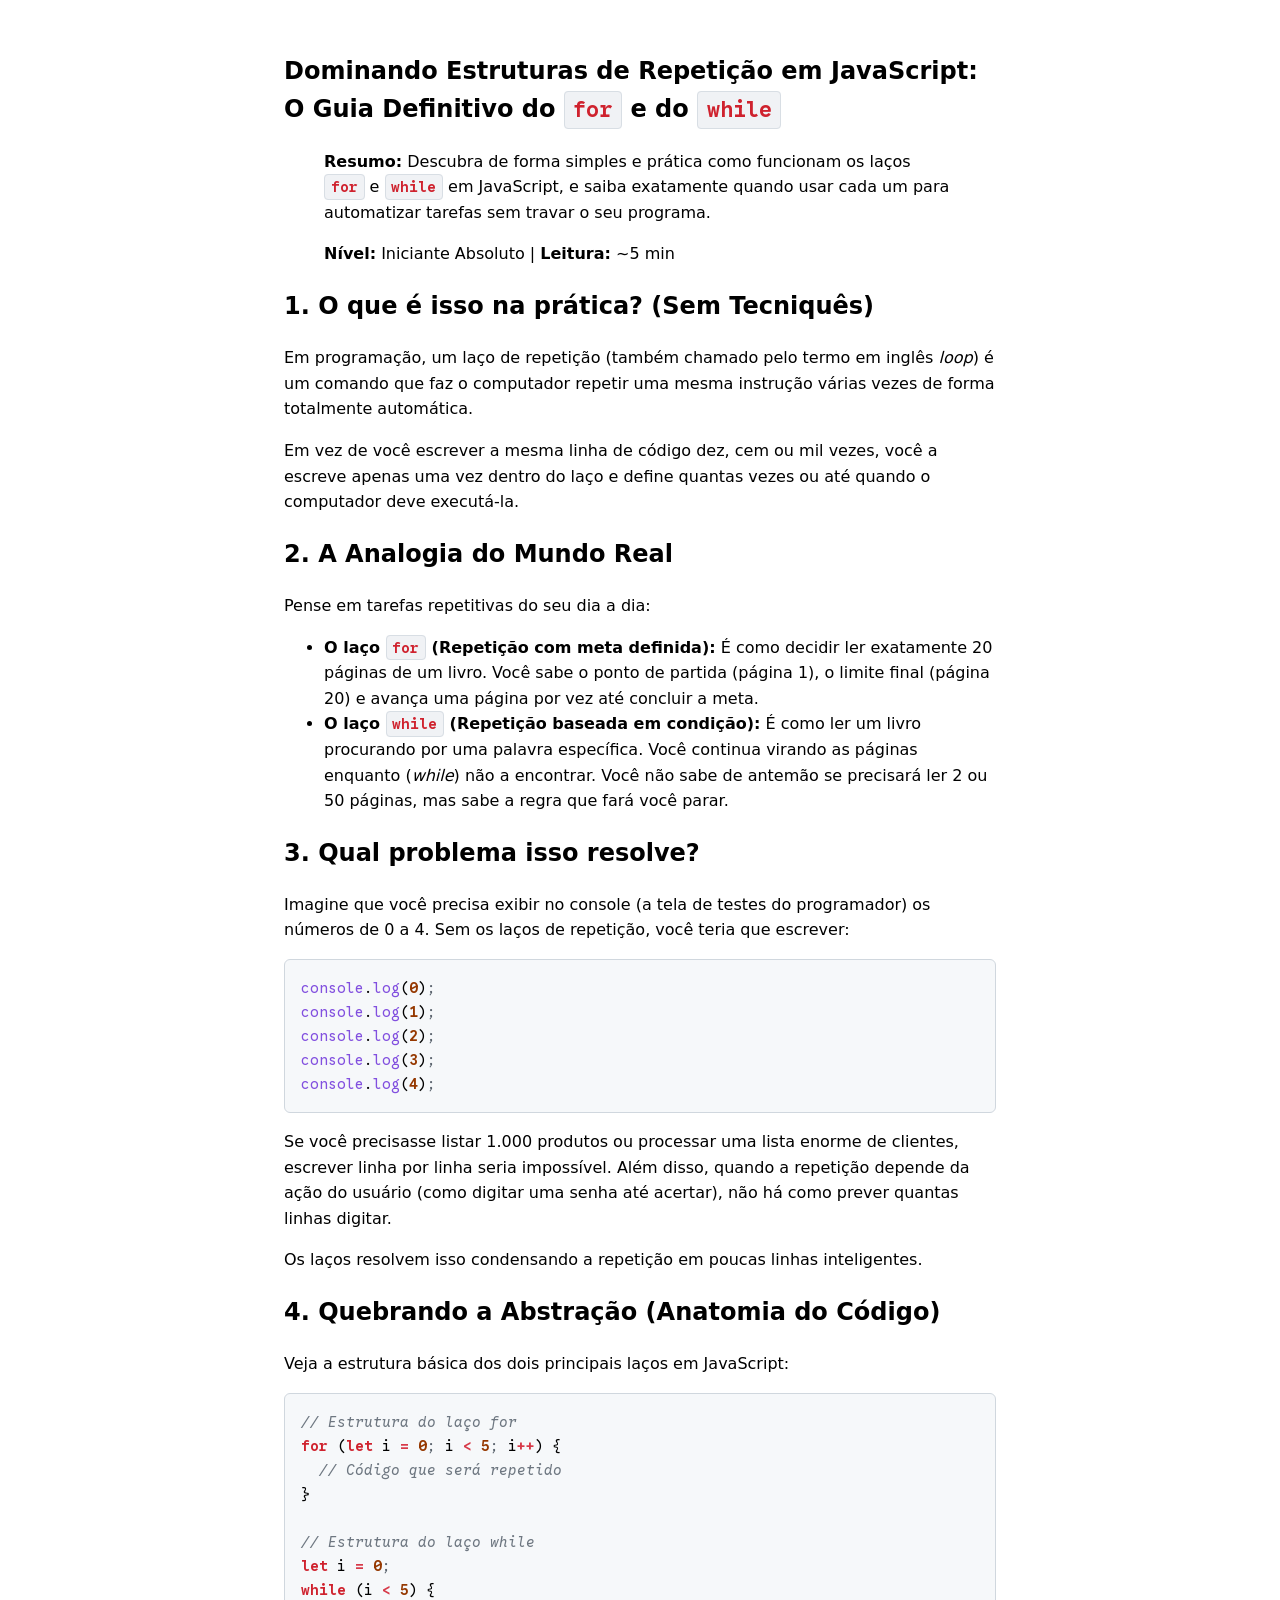
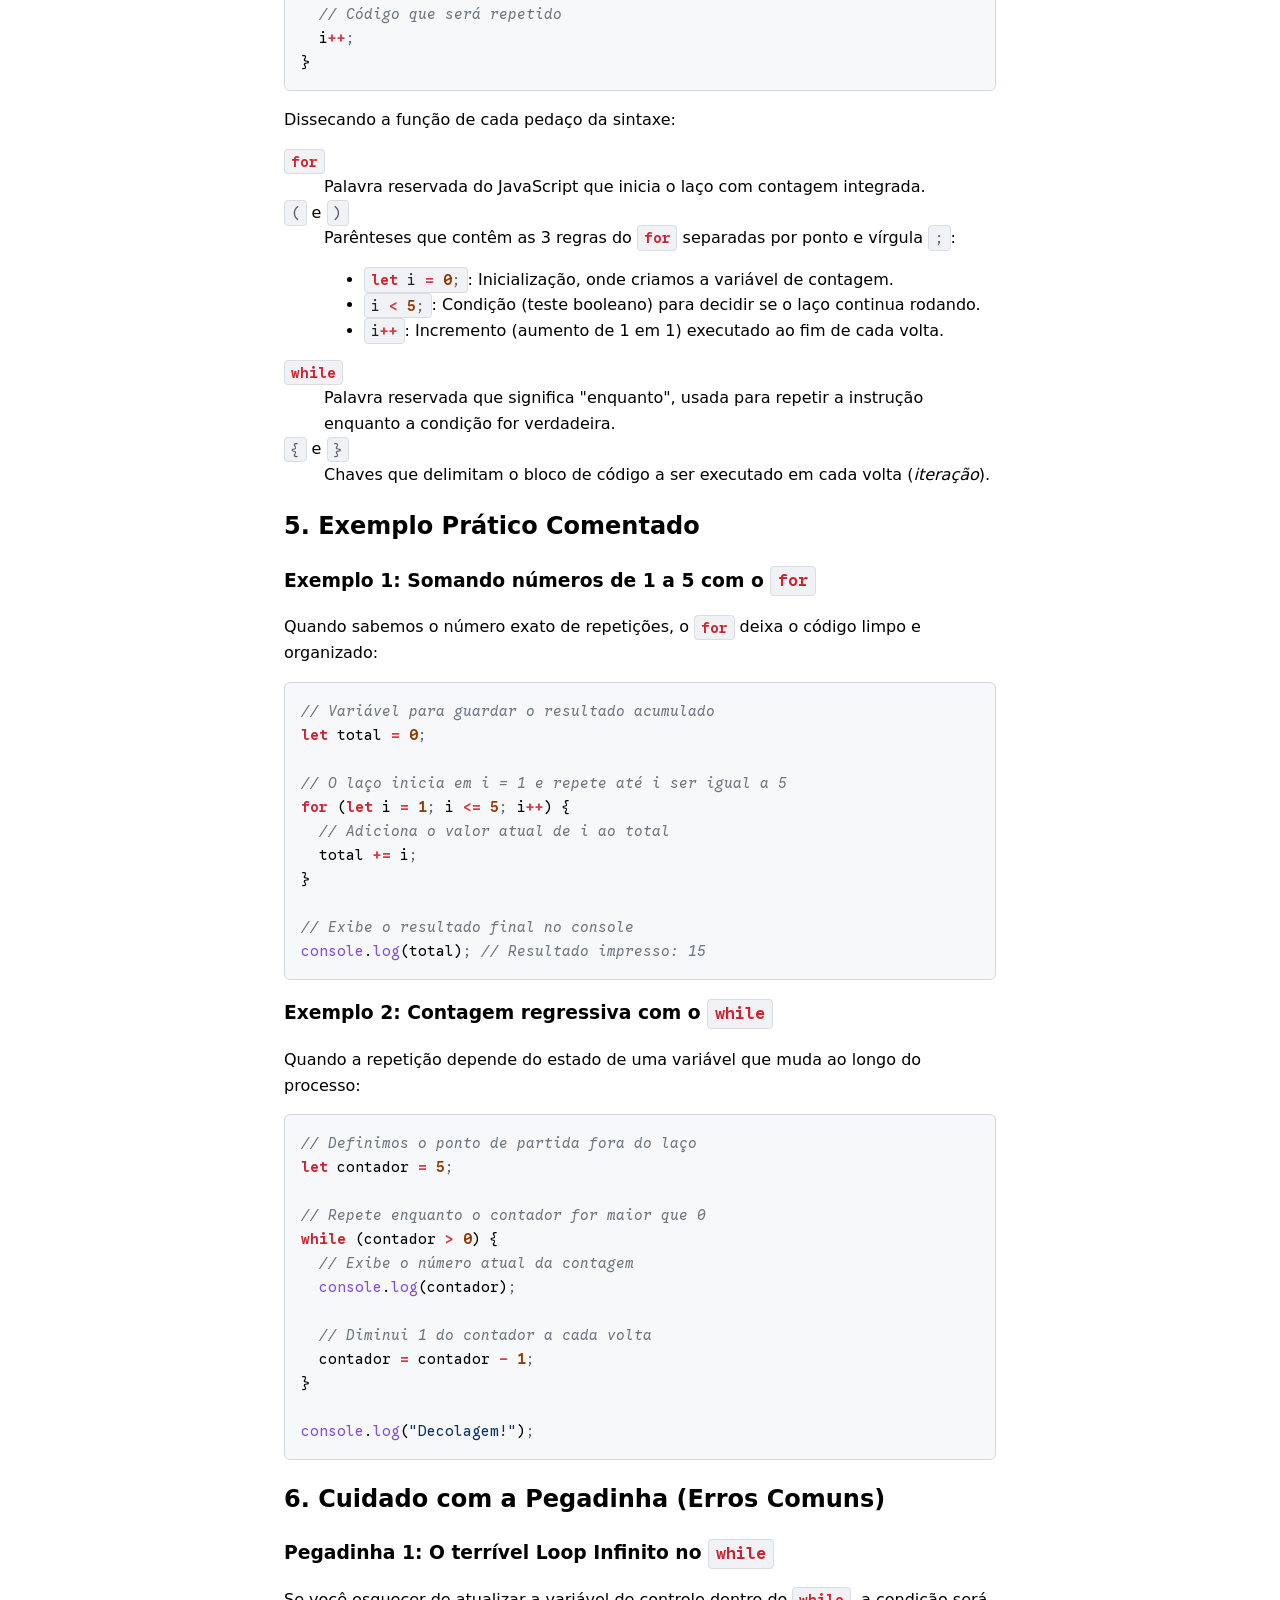
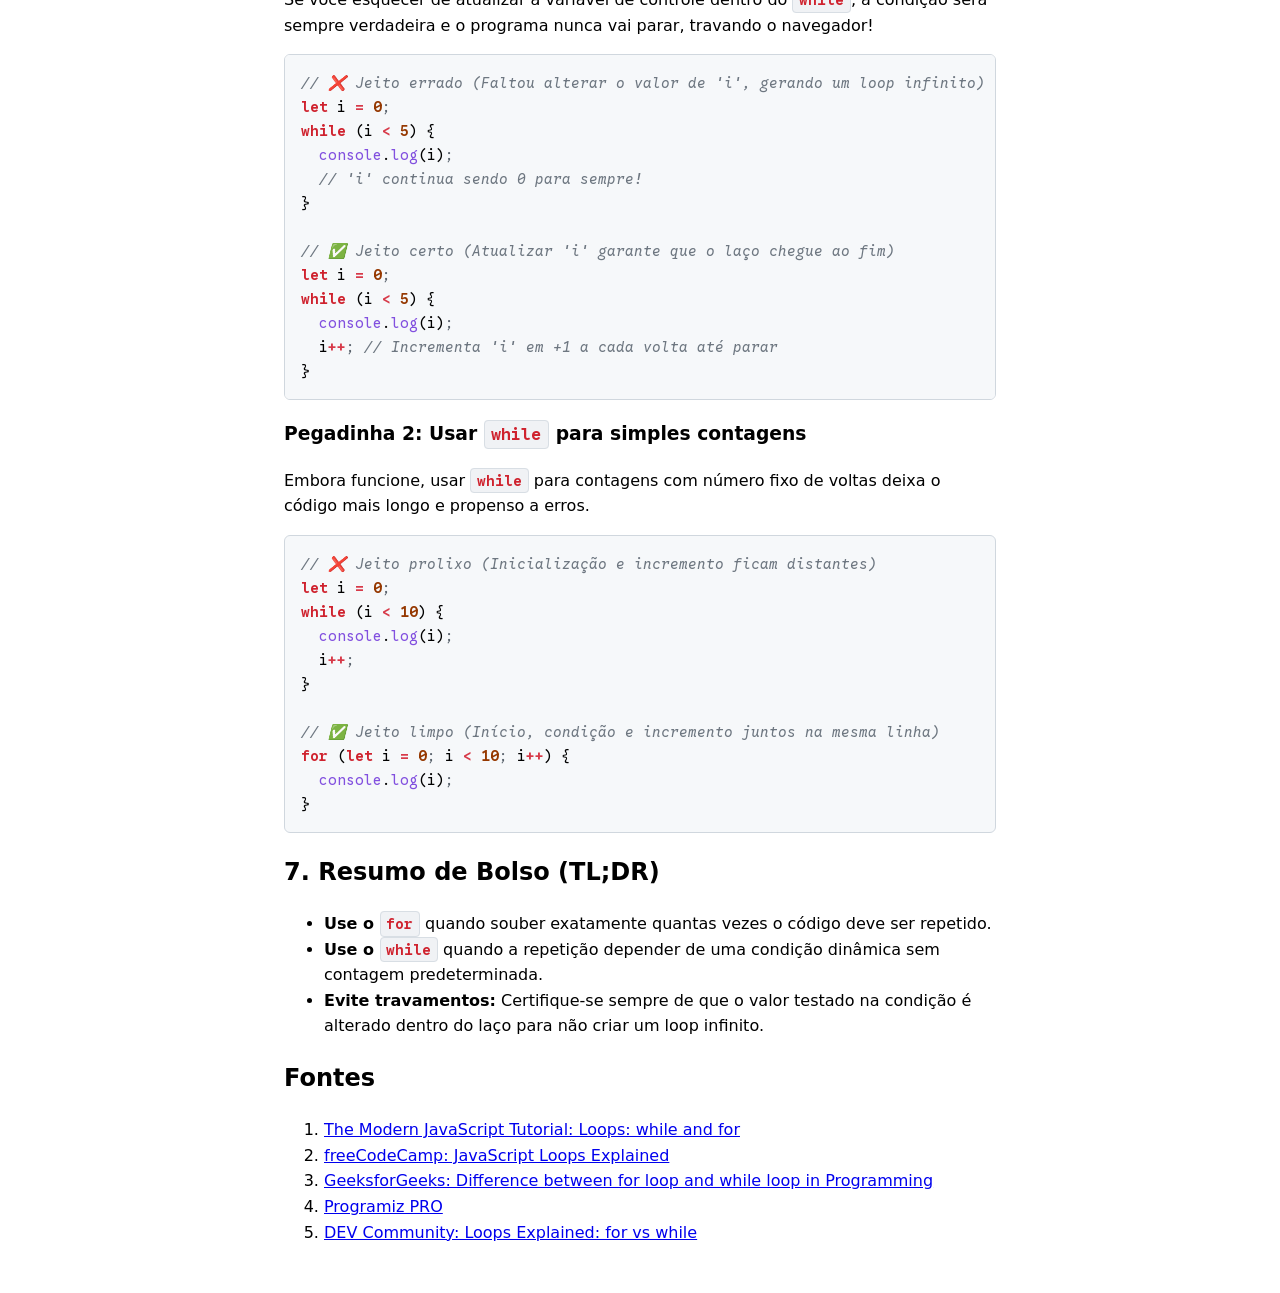
<file: pages/languages/javascript/split/loops.html>
<!DOCTYPE html>
<html lang="pt-br">

<head>
    <meta charset="UTF-8">
    <meta name="viewport" content="width=device-width, initial-scale=1.0">
    <title>Dominando Estruturas de Repetição em JavaScript: O Guia Definitivo do for e do while</title>
    <link rel="preconnect" href="https://fonts.googleapis.com">
    <link rel="preconnect" href="https://fonts.gstatic.com" crossorigin>
    <link rel="stylesheet" href="../../../../style.css">
</head>

<body>
    <article>
        <header>
            <h1>Dominando Estruturas de Repetição em JavaScript: O Guia Definitivo do <code class="hl-keyword">for</code> e do <code class="hl-keyword">while</code></h1>
            <blockquote>
                <p><strong>Resumo:</strong> Descubra de forma simples e prática como funcionam os laços <code class="hl-keyword">for</code> e <code class="hl-keyword">while</code> em JavaScript, e saiba exatamente quando usar cada um para automatizar tarefas sem travar o seu programa.</p>
                <p><strong>Nível:</strong> Iniciante Absoluto | <strong>Leitura:</strong> ~5 min</p>
            </blockquote>
        </header>

        <section>
            <h2>1. O que é isso na prática? (Sem Tecniquês)</h2>
            <p>Em programação, um laço de repetição (também chamado pelo termo em inglês <em>loop</em>) é um comando que faz o computador repetir uma mesma instrução várias vezes de forma totalmente automática.</p>
            <p>Em vez de você escrever a mesma linha de código dez, cem ou mil vezes, você a escreve apenas uma vez dentro do laço e define quantas vezes ou até quando o computador deve executá-la.</p>
        </section>

        <section>
            <h2>2. A Analogia do Mundo Real</h2>
            <p>Pense em tarefas repetitivas do seu dia a dia:</p>
            <ul>
                <li><strong>O laço <code class="hl-keyword">for</code> (Repetição com meta definida):</strong> É como decidir ler exatamente 20 páginas de um livro. Você sabe o ponto de partida (página 1), o limite final (página 20) e avança uma página por vez até concluir a meta.</li>
                <li><strong>O laço <code class="hl-keyword">while</code> (Repetição baseada em condição):</strong> É como ler um livro procurando por uma palavra específica. Você continua virando as páginas enquanto (<em>while</em>) não a encontrar. Você não sabe de antemão se precisará ler 2 ou 50 páginas, mas sabe a regra que fará você parar.</li>
            </ul>
        </section>

        <section>
            <h2>3. Qual problema isso resolve?</h2>
            <p>Imagine que você precisa exibir no console (a tela de testes do programador) os números de 0 a 4. Sem os laços de repetição, você teria que escrever:</p>
            <pre><code><span class="hl-function">console</span>.<span class="hl-function">log</span>(<span class="hl-number">0</span>)<span class="hl-punctuation">;</span>
<span class="hl-function">console</span>.<span class="hl-function">log</span>(<span class="hl-number">1</span>)<span class="hl-punctuation">;</span>
<span class="hl-function">console</span>.<span class="hl-function">log</span>(<span class="hl-number">2</span>)<span class="hl-punctuation">;</span>
<span class="hl-function">console</span>.<span class="hl-function">log</span>(<span class="hl-number">3</span>)<span class="hl-punctuation">;</span>
<span class="hl-function">console</span>.<span class="hl-function">log</span>(<span class="hl-number">4</span>)<span class="hl-punctuation">;</span></code></pre>
            <p>Se você precisasse listar 1.000 produtos ou processar uma lista enorme de clientes, escrever linha por linha seria impossível. Além disso, quando a repetição depende da ação do usuário (como digitar uma senha até acertar), não há como prever quantas linhas digitar.</p>
            <p>Os laços resolvem isso condensando a repetição em poucas linhas inteligentes.</p>
        </section>

        <section>
            <h2>4. Quebrando a Abstração (Anatomia do Código)</h2>
            <p>Veja a estrutura básica dos dois principais laços em JavaScript:</p>
            <pre><code><span class="hl-comment">// Estrutura do laço for</span>
<span class="hl-keyword">for</span> (<span class="hl-keyword">let</span> i <span class="hl-operator">=</span> <span class="hl-number">0</span><span class="hl-punctuation">;</span> i <span class="hl-operator">&lt;</span> <span class="hl-number">5</span><span class="hl-punctuation">;</span> i<span class="hl-operator">++</span>) {
  <span class="hl-comment">// Código que será repetido</span>
}

<span class="hl-comment">// Estrutura do laço while</span>
<span class="hl-keyword">let</span> i <span class="hl-operator">=</span> <span class="hl-number">0</span><span class="hl-punctuation">;</span>
<span class="hl-keyword">while</span> (i <span class="hl-operator">&lt;</span> <span class="hl-number">5</span>) {
  <span class="hl-comment">// Código que será repetido</span>
  i<span class="hl-operator">++</span><span class="hl-punctuation">;</span>
}</code></pre>
            <p>Dissecando a função de cada pedaço da sintaxe:</p>
            <dl>
                <dt><code class="hl-keyword">for</code></dt>
                <dd>Palavra reservada do JavaScript que inicia o laço com contagem integrada.</dd>

                <dt><code class="hl-punctuation">(</code> e <code class="hl-punctuation">)</code></dt>
                <dd>
                    Parênteses que contêm as 3 regras do <code class="hl-keyword">for</code> separadas por ponto e vírgula <code class="hl-punctuation">;</code>:
                    <ul>
                        <li><code><span class="hl-keyword">let</span> i <span class="hl-operator">=</span> <span class="hl-number">0</span><span class="hl-punctuation">;</span></code>: Inicialização, onde criamos a variável de contagem.</li>
                        <li><code>i <span class="hl-operator">&lt;</span> <span class="hl-number">5</span><span class="hl-punctuation">;</span></code>: Condição (teste booleano) para decidir se o laço continua rodando.</li>
                        <li><code>i<span class="hl-operator">++</span></code>: Incremento (aumento de 1 em 1) executado ao fim de cada volta.</li>
                    </ul>
                </dd>

                <dt><code class="hl-keyword">while</code></dt>
                <dd>Palavra reservada que significa "enquanto", usada para repetir a instrução enquanto a condição for verdadeira.</dd>

                <dt><code class="hl-punctuation">{</code> e <code class="hl-punctuation">}</code></dt>
                <dd>Chaves que delimitam o bloco de código a ser executado em cada volta (<em>iteração</em>).</dd>
            </dl>
        </section>

        <section>
            <h2>5. Exemplo Prático Comentado</h2>

            <section>
                <h3>Exemplo 1: Somando números de 1 a 5 com o <code class="hl-keyword">for</code></h3>
                <p>Quando sabemos o número exato de repetições, o <code class="hl-keyword">for</code> deixa o código limpo e organizado:</p>
                <pre><code><span class="hl-comment">// Variável para guardar o resultado acumulado</span>
<span class="hl-keyword">let</span> total <span class="hl-operator">=</span> <span class="hl-number">0</span><span class="hl-punctuation">;</span>

<span class="hl-comment">// O laço inicia em i = 1 e repete até i ser igual a 5</span>
<span class="hl-keyword">for</span> (<span class="hl-keyword">let</span> i <span class="hl-operator">=</span> <span class="hl-number">1</span><span class="hl-punctuation">;</span> i <span class="hl-operator">&lt;=</span> <span class="hl-number">5</span><span class="hl-punctuation">;</span> i<span class="hl-operator">++</span>) {
  <span class="hl-comment">// Adiciona o valor atual de i ao total</span>
  total <span class="hl-operator">+=</span> i<span class="hl-punctuation">;</span>
}

<span class="hl-comment">// Exibe o resultado final no console</span>
<span class="hl-function">console</span>.<span class="hl-function">log</span>(total)<span class="hl-punctuation">;</span> <span class="hl-comment">// Resultado impresso: 15</span></code></pre>
            </section>

            <section>
                <h3>Exemplo 2: Contagem regressiva com o <code class="hl-keyword">while</code></h3>
                <p>Quando a repetição depende do estado de uma variável que muda ao longo do processo:</p>
                <pre><code><span class="hl-comment">// Definimos o ponto de partida fora do laço</span>
<span class="hl-keyword">let</span> contador <span class="hl-operator">=</span> <span class="hl-number">5</span><span class="hl-punctuation">;</span>

<span class="hl-comment">// Repete enquanto o contador for maior que 0</span>
<span class="hl-keyword">while</span> (contador <span class="hl-operator">&gt;</span> <span class="hl-number">0</span>) {
  <span class="hl-comment">// Exibe o número atual da contagem</span>
  <span class="hl-function">console</span>.<span class="hl-function">log</span>(contador)<span class="hl-punctuation">;</span>
  
  <span class="hl-comment">// Diminui 1 do contador a cada volta</span>
  contador <span class="hl-operator">=</span> contador <span class="hl-operator">-</span> <span class="hl-number">1</span><span class="hl-punctuation">;</span>
}

<span class="hl-function">console</span>.<span class="hl-function">log</span>(<span class="hl-string">"Decolagem!"</span>)<span class="hl-punctuation">;</span></code></pre>
            </section>
        </section>

        <section>
            <h2>6. Cuidado com a Pegadinha (Erros Comuns)</h2>

            <section>
                <h3>Pegadinha 1: O terrível Loop Infinito no <code class="hl-keyword">while</code></h3>
                <p>Se você esquecer de atualizar a variável de controle dentro do <code class="hl-keyword">while</code>, a condição será sempre verdadeira e o programa nunca vai parar, travando o navegador!</p>
                <pre><code><span class="hl-comment">// ❌ Jeito errado (Faltou alterar o valor de 'i', gerando um loop infinito)</span>
<span class="hl-keyword">let</span> i <span class="hl-operator">=</span> <span class="hl-number">0</span><span class="hl-punctuation">;</span>
<span class="hl-keyword">while</span> (i <span class="hl-operator">&lt;</span> <span class="hl-number">5</span>) {
  <span class="hl-function">console</span>.<span class="hl-function">log</span>(i)<span class="hl-punctuation">;</span>
  <span class="hl-comment">// 'i' continua sendo 0 para sempre!</span>
}

<span class="hl-comment">// ✅ Jeito certo (Atualizar 'i' garante que o laço chegue ao fim)</span>
<span class="hl-keyword">let</span> i <span class="hl-operator">=</span> <span class="hl-number">0</span><span class="hl-punctuation">;</span>
<span class="hl-keyword">while</span> (i <span class="hl-operator">&lt;</span> <span class="hl-number">5</span>) {
  <span class="hl-function">console</span>.<span class="hl-function">log</span>(i)<span class="hl-punctuation">;</span>
  i<span class="hl-operator">++</span><span class="hl-punctuation">;</span> <span class="hl-comment">// Incrementa 'i' em +1 a cada volta até parar</span>
}</code></pre>
            </section>

            <section>
                <h3>Pegadinha 2: Usar <code class="hl-keyword">while</code> para simples contagens</h3>
                <p>Embora funcione, usar <code class="hl-keyword">while</code> para contagens com número fixo de voltas deixa o código mais longo e propenso a erros.</p>
                <pre><code><span class="hl-comment">// ❌ Jeito prolixo (Inicialização e incremento ficam distantes)</span>
<span class="hl-keyword">let</span> i <span class="hl-operator">=</span> <span class="hl-number">0</span><span class="hl-punctuation">;</span>
<span class="hl-keyword">while</span> (i <span class="hl-operator">&lt;</span> <span class="hl-number">10</span>) {
  <span class="hl-function">console</span>.<span class="hl-function">log</span>(i)<span class="hl-punctuation">;</span>
  i<span class="hl-operator">++</span><span class="hl-punctuation">;</span>
}

<span class="hl-comment">// ✅ Jeito limpo (Início, condição e incremento juntos na mesma linha)</span>
<span class="hl-keyword">for</span> (<span class="hl-keyword">let</span> i <span class="hl-operator">=</span> <span class="hl-number">0</span><span class="hl-punctuation">;</span> i <span class="hl-operator">&lt;</span> <span class="hl-number">10</span><span class="hl-punctuation">;</span> i<span class="hl-operator">++</span>) {
  <span class="hl-function">console</span>.<span class="hl-function">log</span>(i)<span class="hl-punctuation">;</span>
}</code></pre>
            </section>
        </section>

        <section>
            <h2>7. Resumo de Bolso (TL;DR)</h2>
            <ul>
                <li><strong>Use o <code class="hl-keyword">for</code></strong> quando souber exatamente quantas vezes o código deve ser repetido.</li>
                <li><strong>Use o <code class="hl-keyword">while</code></strong> quando a repetição depender de uma condição dinâmica sem contagem predeterminada.</li>
                <li><strong>Evite travamentos:</strong> Certifique-se sempre de que o valor testado na condição é alterado dentro do laço para não criar um loop infinito.</li>
            </ul>
        </section>

        <footer>
            <h2>Fontes</h2>
            <ol>
                <li><a href="https://javascript.info/while-for" target="_blank" rel="noopener noreferrer">The Modern JavaScript Tutorial: Loops: while and for</a></li>
                <li><a href="https://www.freecodecamp.org/news/javascript-loops-explained-for-loop-while-loop-do-while-loop-and-more/" target="_blank" rel="noopener noreferrer">freeCodeCamp: JavaScript Loops Explained</a></li>
                <li><a href="https://www.geeksforgeeks.org/dsa/difference-between-for-loop-and-while-loop-in-programming/" target="_blank" rel="noopener noreferrer">GeeksforGeeks: Difference between for loop and while loop in Programming</a></li>
                <li><a href="https://programiz.pro/" target="_blank" rel="noopener noreferrer">Programiz PRO</a></li>
                <li><a href="https://dev.to/shahrouzlogs/python-loops-explained-for-vs-while-beginner-guide-k83" target="_blank" rel="noopener noreferrer">DEV Community: Loops Explained: for vs while</a></li>
            </ol>
        </footer>
    </article>
</body>

</html>
</file>
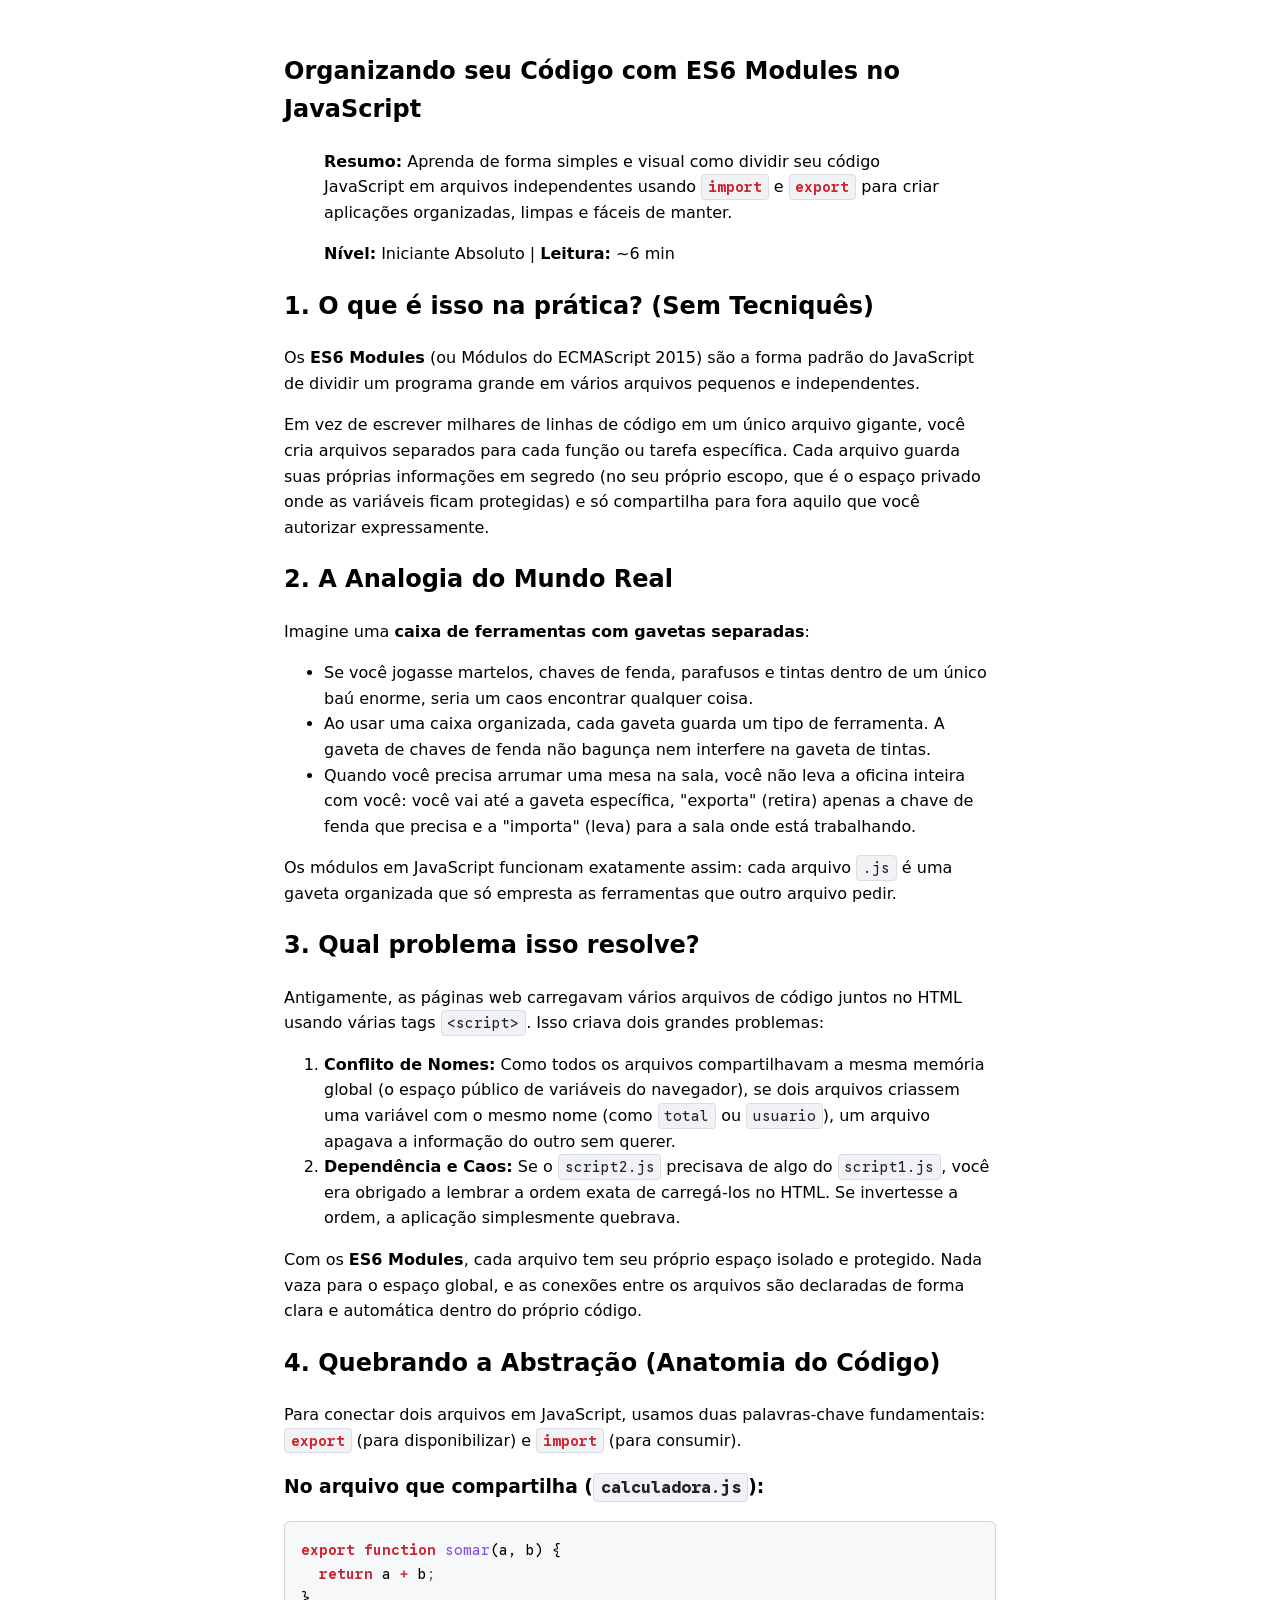
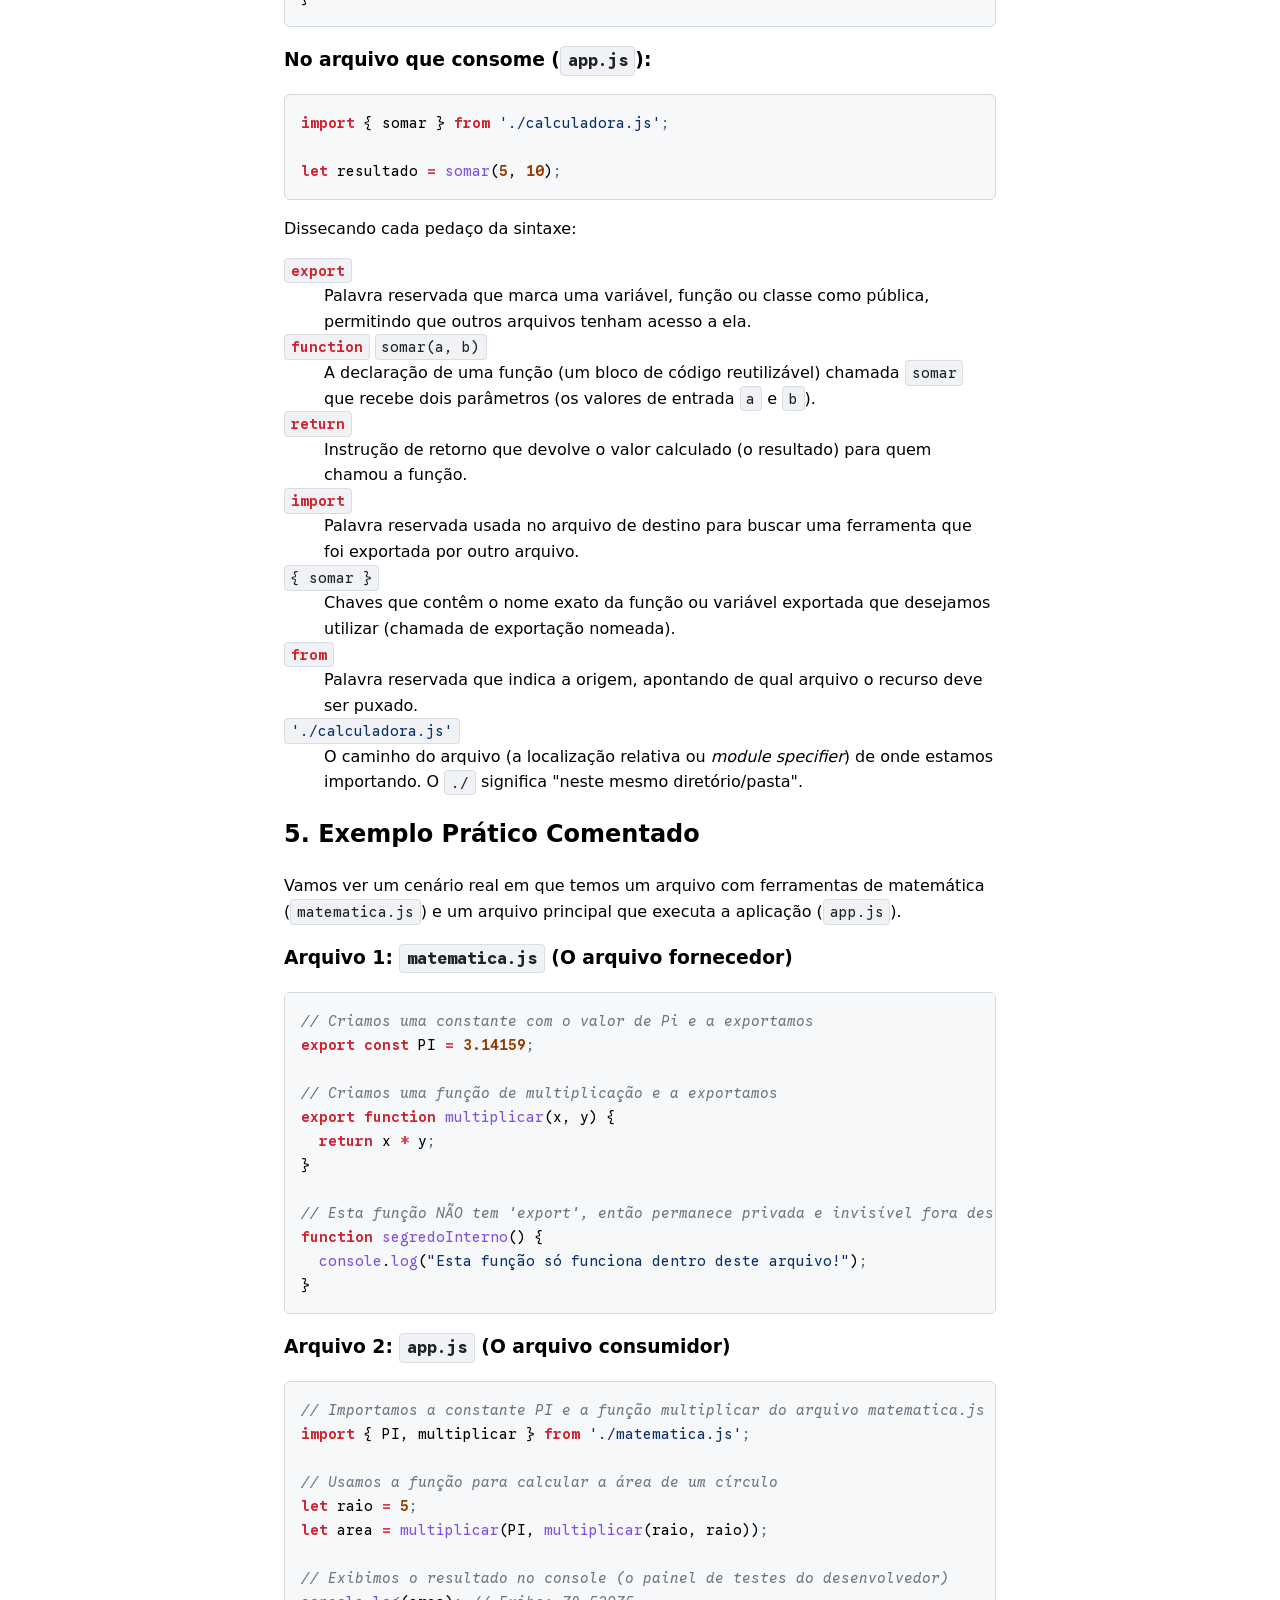
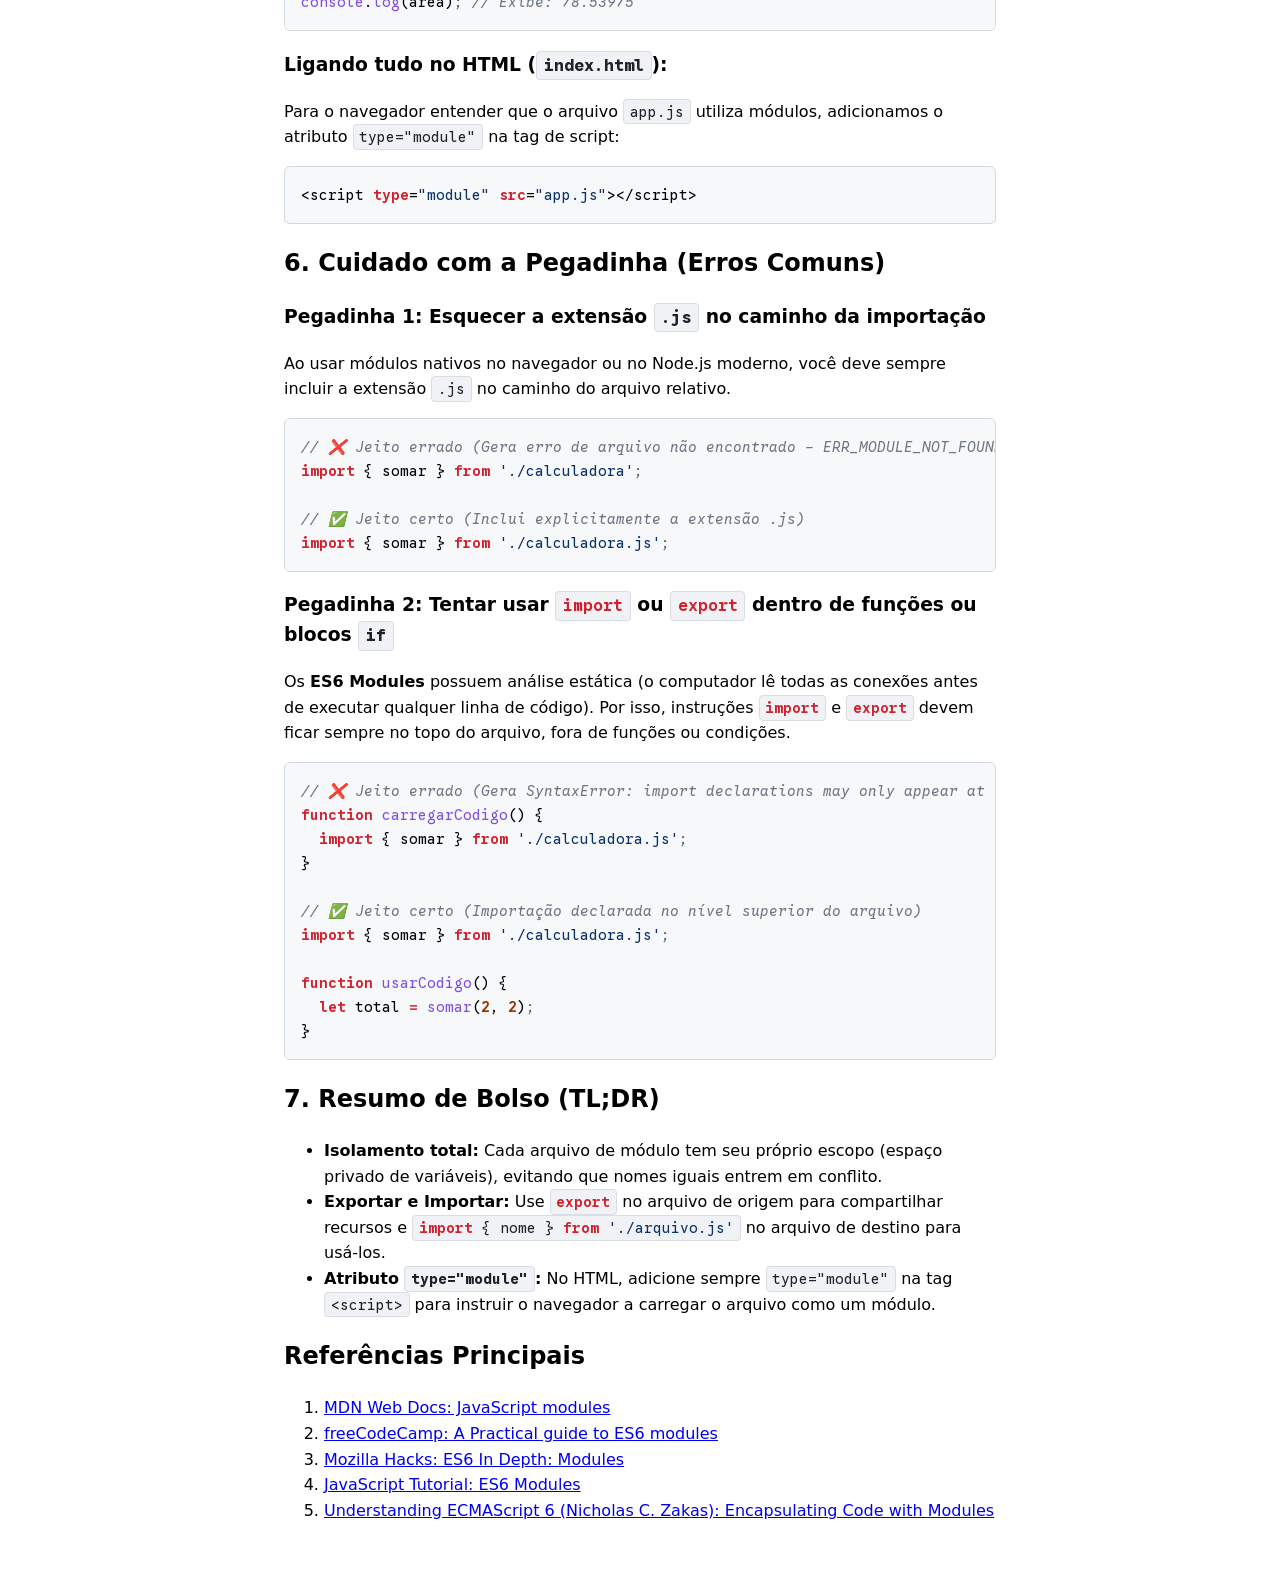
<file: pages/languages/javascript/split/modules.html>
<!DOCTYPE html>
<html lang="pt-br">

<head>
    <meta charset="UTF-8">
    <meta name="viewport" content="width=device-width, initial-scale=1.0">
    <title>Organizando seu Código com ES6 Modules no JavaScript</title>
    <link rel="preconnect" href="https://fonts.googleapis.com">
    <link rel="preconnect" href="https://fonts.gstatic.com" crossorigin>
    <link rel="stylesheet" href="../../../../style.css">
</head>

<body>
    <article>
        <header>
            <h1>Organizando seu Código com ES6 Modules no JavaScript</h1>
            <blockquote>
                <p><strong>Resumo:</strong> Aprenda de forma simples e visual como dividir seu código JavaScript em arquivos independentes usando <code class="hl-keyword">import</code> e <code class="hl-keyword">export</code> para criar aplicações organizadas, limpas e fáceis de manter.</p>
                <p><strong>Nível:</strong> Iniciante Absoluto | <strong>Leitura:</strong> ~6 min</p>
            </blockquote>
        </header>

        <section>
            <h2>1. O que é isso na prática? (Sem Tecniquês)</h2>
            <p>Os <strong>ES6 Modules</strong> (ou Módulos do ECMAScript 2015) são a forma padrão do JavaScript de dividir um programa grande em vários arquivos pequenos e independentes.</p>
            <p>Em vez de escrever milhares de linhas de código em um único arquivo gigante, você cria arquivos separados para cada função ou tarefa específica. Cada arquivo guarda suas próprias informações em segredo (no seu próprio escopo, que é o espaço privado onde as variáveis ficam protegidas) e só compartilha para fora aquilo que você autorizar expressamente.</p>
        </section>

        <section>
            <h2>2. A Analogia do Mundo Real</h2>
            <p>Imagine uma <strong>caixa de ferramentas com gavetas separadas</strong>:</p>
            <ul>
                <li>Se você jogasse martelos, chaves de fenda, parafusos e tintas dentro de um único baú enorme, seria um caos encontrar qualquer coisa.</li>
                <li>Ao usar uma caixa organizada, cada gaveta guarda um tipo de ferramenta. A gaveta de chaves de fenda não bagunça nem interfere na gaveta de tintas.</li>
                <li>Quando você precisa arrumar uma mesa na sala, você não leva a oficina inteira com você: você vai até a gaveta específica, "exporta" (retira) apenas a chave de fenda que precisa e a "importa" (leva) para a sala onde está trabalhando.</li>
            </ul>
            <p>Os módulos em JavaScript funcionam exatamente assim: cada arquivo <code>.js</code> é uma gaveta organizada que só empresta as ferramentas que outro arquivo pedir.</p>
        </section>

        <section>
            <h2>3. Qual problema isso resolve?</h2>
            <p>Antigamente, as páginas web carregavam vários arquivos de código juntos no HTML usando várias tags <code>&lt;script&gt;</code>. Isso criava dois grandes problemas:</p>
            <ol>
                <li><strong>Conflito de Nomes:</strong> Como todos os arquivos compartilhavam a mesma memória global (o espaço público de variáveis do navegador), se dois arquivos criassem uma variável com o mesmo nome (como <code>total</code> ou <code>usuario</code>), um arquivo apagava a informação do outro sem querer.</li>
                <li><strong>Dependência e Caos:</strong> Se o <code>script2.js</code> precisava de algo do <code>script1.js</code>, você era obrigado a lembrar a ordem exata de carregá-los no HTML. Se invertesse a ordem, a aplicação simplesmente quebrava.</li>
            </ol>
            <p>Com os <strong>ES6 Modules</strong>, cada arquivo tem seu próprio espaço isolado e protegido. Nada vaza para o espaço global, e as conexões entre os arquivos são declaradas de forma clara e automática dentro do próprio código.</p>
        </section>

        <section>
            <h2>4. Quebrando a Abstração (Anatomia do Código)</h2>
            <p>Para conectar dois arquivos em JavaScript, usamos duas palavras-chave fundamentais: <code class="hl-keyword">export</code> (para disponibilizar) e <code class="hl-keyword">import</code> (para consumir).</p>

            <section>
                <h3>No arquivo que compartilha (<code>calculadora.js</code>):</h3>
                <pre><code><span class="hl-keyword">export</span> <span class="hl-keyword">function</span> <span class="hl-function">somar</span>(a, b) {
  <span class="hl-keyword">return</span> a <span class="hl-operator">+</span> b<span class="hl-punctuation">;</span>
}</code></pre>
            </section>

            <section>
                <h3>No arquivo que consome (<code>app.js</code>):</h3>
                <pre><code><span class="hl-keyword">import</span> { somar } <span class="hl-keyword">from</span> <span class="hl-string">'./calculadora.js'</span><span class="hl-punctuation">;</span>

<span class="hl-keyword">let</span> resultado <span class="hl-operator">=</span> <span class="hl-function">somar</span>(<span class="hl-number">5</span>, <span class="hl-number">10</span>)<span class="hl-punctuation">;</span></code></pre>
            </section>

            <p>Dissecando cada pedaço da sintaxe:</p>
            <dl>
                <dt><code class="hl-keyword">export</code></dt>
                <dd>Palavra reservada que marca uma variável, função ou classe como pública, permitindo que outros arquivos tenham acesso a ela.</dd>

                <dt><code class="hl-keyword">function</code> <code>somar(a, b)</code></dt>
                <dd>A declaração de uma função (um bloco de código reutilizável) chamada <code>somar</code> que recebe dois parâmetros (os valores de entrada <code>a</code> e <code>b</code>).</dd>

                <dt><code class="hl-keyword">return</code></dt>
                <dd>Instrução de retorno que devolve o valor calculado (o resultado) para quem chamou a função.</dd>

                <dt><code class="hl-keyword">import</code></dt>
                <dd>Palavra reservada usada no arquivo de destino para buscar uma ferramenta que foi exportada por outro arquivo.</dd>

                <dt><code>{ somar }</code></dt>
                <dd>Chaves que contêm o nome exato da função ou variável exportada que desejamos utilizar (chamada de exportação nomeada).</dd>

                <dt><code class="hl-keyword">from</code></dt>
                <dd>Palavra reservada que indica a origem, apontando de qual arquivo o recurso deve ser puxado.</dd>

                <dt><code class="hl-string">'./calculadora.js'</code></dt>
                <dd>O caminho do arquivo (a localização relativa ou <em>module specifier</em>) de onde estamos importando. O <code>./</code> significa "neste mesmo diretório/pasta".</dd>
            </dl>
        </section>

        <section>
            <h2>5. Exemplo Prático Comentado</h2>
            <p>Vamos ver um cenário real em que temos um arquivo com ferramentas de matemática (<code>matematica.js</code>) e um arquivo principal que executa a aplicação (<code>app.js</code>).</p>

            <section>
                <h3>Arquivo 1: <code>matematica.js</code> (O arquivo fornecedor)</h3>
                <pre><code><span class="hl-comment">// Criamos uma constante com o valor de Pi e a exportamos</span>
<span class="hl-keyword">export</span> <span class="hl-keyword">const</span> PI <span class="hl-operator">=</span> <span class="hl-number">3.14159</span><span class="hl-punctuation">;</span>

<span class="hl-comment">// Criamos uma função de multiplicação e a exportamos</span>
<span class="hl-keyword">export</span> <span class="hl-keyword">function</span> <span class="hl-function">multiplicar</span>(x, y) {
  <span class="hl-keyword">return</span> x <span class="hl-operator">*</span> y<span class="hl-punctuation">;</span>
}

<span class="hl-comment">// Esta função NÃO tem 'export', então permanece privada e invisível fora deste arquivo</span>
<span class="hl-keyword">function</span> <span class="hl-function">segredoInterno</span>() {
  <span class="hl-function">console</span>.<span class="hl-function">log</span>(<span class="hl-string">"Esta função só funciona dentro deste arquivo!"</span>)<span class="hl-punctuation">;</span>
}</code></pre>
            </section>

            <section>
                <h3>Arquivo 2: <code>app.js</code> (O arquivo consumidor)</h3>
                <pre><code><span class="hl-comment">// Importamos a constante PI e a função multiplicar do arquivo matematica.js</span>
<span class="hl-keyword">import</span> { PI, multiplicar } <span class="hl-keyword">from</span> <span class="hl-string">'./matematica.js'</span><span class="hl-punctuation">;</span>

<span class="hl-comment">// Usamos a função para calcular a área de um círculo</span>
<span class="hl-keyword">let</span> raio <span class="hl-operator">=</span> <span class="hl-number">5</span><span class="hl-punctuation">;</span>
<span class="hl-keyword">let</span> area <span class="hl-operator">=</span> <span class="hl-function">multiplicar</span>(PI, <span class="hl-function">multiplicar</span>(raio, raio))<span class="hl-punctuation">;</span>

<span class="hl-comment">// Exibimos o resultado no console (o painel de testes do desenvolvedor)</span>
<span class="hl-function">console</span>.<span class="hl-function">log</span>(area)<span class="hl-punctuation">;</span> <span class="hl-comment">// Exibe: 78.53975</span></code></pre>
            </section>

            <section>
                <h3>Ligando tudo no HTML (<code>index.html</code>):</h3>
                <p>Para o navegador entender que o arquivo <code>app.js</code> utiliza módulos, adicionamos o atributo <code>type="module"</code> na tag de script:</p>
                <pre><code>&lt;script <span class="hl-keyword">type</span>=<span class="hl-string">"module"</span> <span class="hl-keyword">src</span>=<span class="hl-string">"app.js"</span>&gt;&lt;/script&gt;</code></pre>
            </section>
        </section>

        <section>
            <h2>6. Cuidado com a Pegadinha (Erros Comuns)</h2>

            <section>
                <h3>Pegadinha 1: Esquecer a extensão <code>.js</code> no caminho da importação</h3>
                <p>Ao usar módulos nativos no navegador ou no Node.js moderno, você deve sempre incluir a extensão <code>.js</code> no caminho do arquivo relativo.</p>
                <pre><code><span class="hl-comment">// ❌ Jeito errado (Gera erro de arquivo não encontrado - ERR_MODULE_NOT_FOUND)</span>
<span class="hl-keyword">import</span> { somar } <span class="hl-keyword">from</span> <span class="hl-string">'./calculadora'</span><span class="hl-punctuation">;</span>

<span class="hl-comment">// ✅ Jeito certo (Inclui explicitamente a extensão .js)</span>
<span class="hl-keyword">import</span> { somar } <span class="hl-keyword">from</span> <span class="hl-string">'./calculadora.js'</span><span class="hl-punctuation">;</span></code></pre>
            </section>

            <section>
                <h3>Pegadinha 2: Tentar usar <code class="hl-keyword">import</code> ou <code class="hl-keyword">export</code> dentro de funções ou blocos <code>if</code></h3>
                <p>Os <strong>ES6 Modules</strong> possuem análise estática (o computador lê todas as conexões antes de executar qualquer linha de código). Por isso, instruções <code class="hl-keyword">import</code> e <code class="hl-keyword">export</code> devem ficar sempre no topo do arquivo, fora de funções ou condições.</p>
                <pre><code><span class="hl-comment">// ❌ Jeito errado (Gera SyntaxError: import declarations may only appear at top level)</span>
<span class="hl-keyword">function</span> <span class="hl-function">carregarCodigo</span>() {
  <span class="hl-keyword">import</span> { somar } <span class="hl-keyword">from</span> <span class="hl-string">'./calculadora.js'</span><span class="hl-punctuation">;</span>
}

<span class="hl-comment">// ✅ Jeito certo (Importação declarada no nível superior do arquivo)</span>
<span class="hl-keyword">import</span> { somar } <span class="hl-keyword">from</span> <span class="hl-string">'./calculadora.js'</span><span class="hl-punctuation">;</span>

<span class="hl-keyword">function</span> <span class="hl-function">usarCodigo</span>() {
  <span class="hl-keyword">let</span> total <span class="hl-operator">=</span> <span class="hl-function">somar</span>(<span class="hl-number">2</span>, <span class="hl-number">2</span>)<span class="hl-punctuation">;</span>
}</code></pre>
            </section>
        </section>

        <section>
            <h2>7. Resumo de Bolso (TL;DR)</h2>
            <ul>
                <li><strong>Isolamento total:</strong> Cada arquivo de módulo tem seu próprio escopo (espaço privado de variáveis), evitando que nomes iguais entrem em conflito.</li>
                <li><strong>Exportar e Importar:</strong> Use <code class="hl-keyword">export</code> no arquivo de origem para compartilhar recursos e <code><span class="hl-keyword">import</span> { nome } <span class="hl-keyword">from</span> <span class="hl-string">'./arquivo.js'</span></code> no arquivo de destino para usá-los.</li>
                <li><strong>Atributo <code>type="module"</code>:</strong> No HTML, adicione sempre <code>type="module"</code> na tag <code>&lt;script&gt;</code> para instruir o navegador a carregar o arquivo como um módulo.</li>
            </ul>
        </section>

        <footer>
            <h2>Referências Principais</h2>
            <ol>
                <li><a href="https://developer.mozilla.org/en-US/docs/Web/JavaScript/Guide/Modules" target="_blank" rel="noopener noreferrer">MDN Web Docs: JavaScript modules</a></li>
                <li><a href="https://www.freecodecamp.org/news/how-to-use-es6-modules-and-why-theyre-important-a9b20b48877f/" target="_blank" rel="noopener noreferrer">freeCodeCamp: A Practical guide to ES6 modules</a></li>
                <li><a href="https://hacks.mozilla.org/2015/08/es6-in-depth-modules/" target="_blank" rel="noopener noreferrer">Mozilla Hacks: ES6 In Depth: Modules</a></li>
                <li><a href="https://www.javascripttutorial.net/es6/es6-modules/" target="_blank" rel="noopener noreferrer">JavaScript Tutorial: ES6 Modules</a></li>
                <li><a href="https://leanpub.com/understandinges6/read#leanpub-auto-encapsulating-code-with-modules" target="_blank" rel="noopener noreferrer">Understanding ECMAScript 6 (Nicholas C. Zakas): Encapsulating Code with Modules</a></li>
            </ol>
        </footer>
    </article>
</body>

</html>
</file>
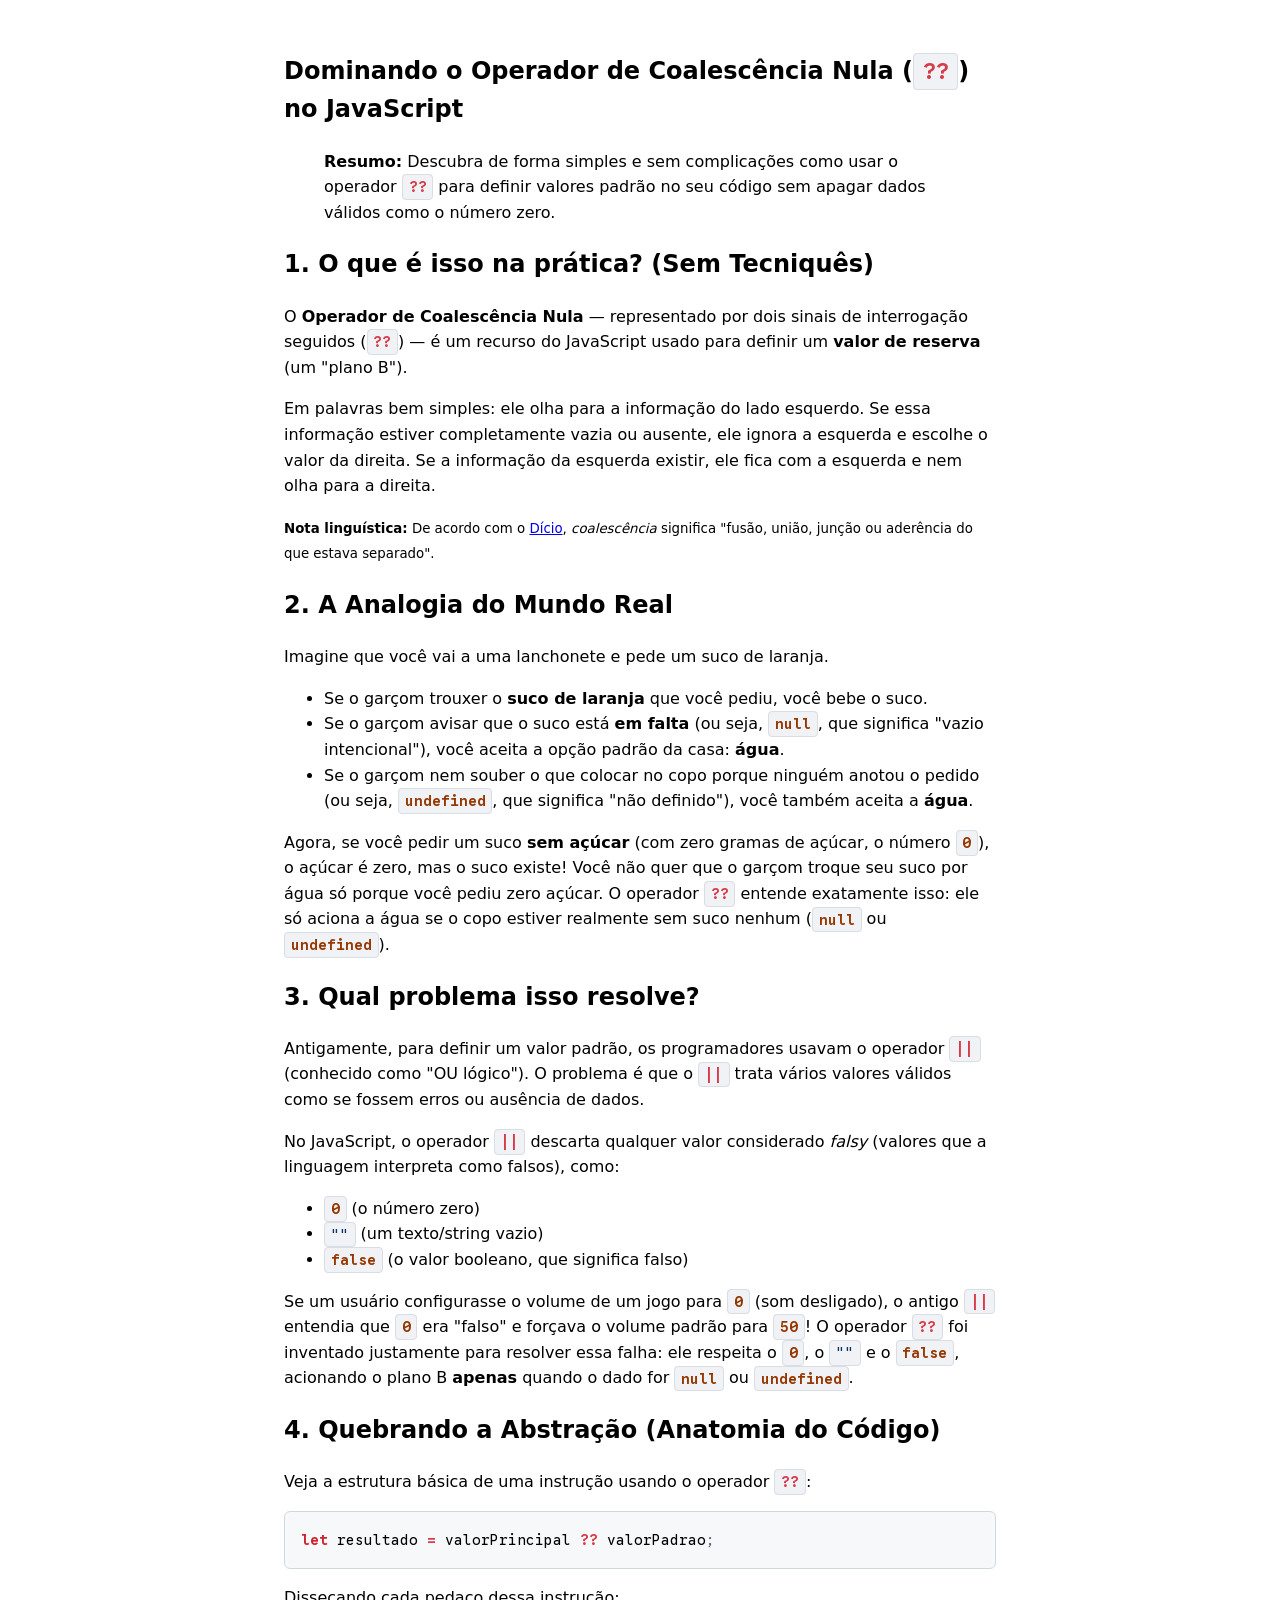
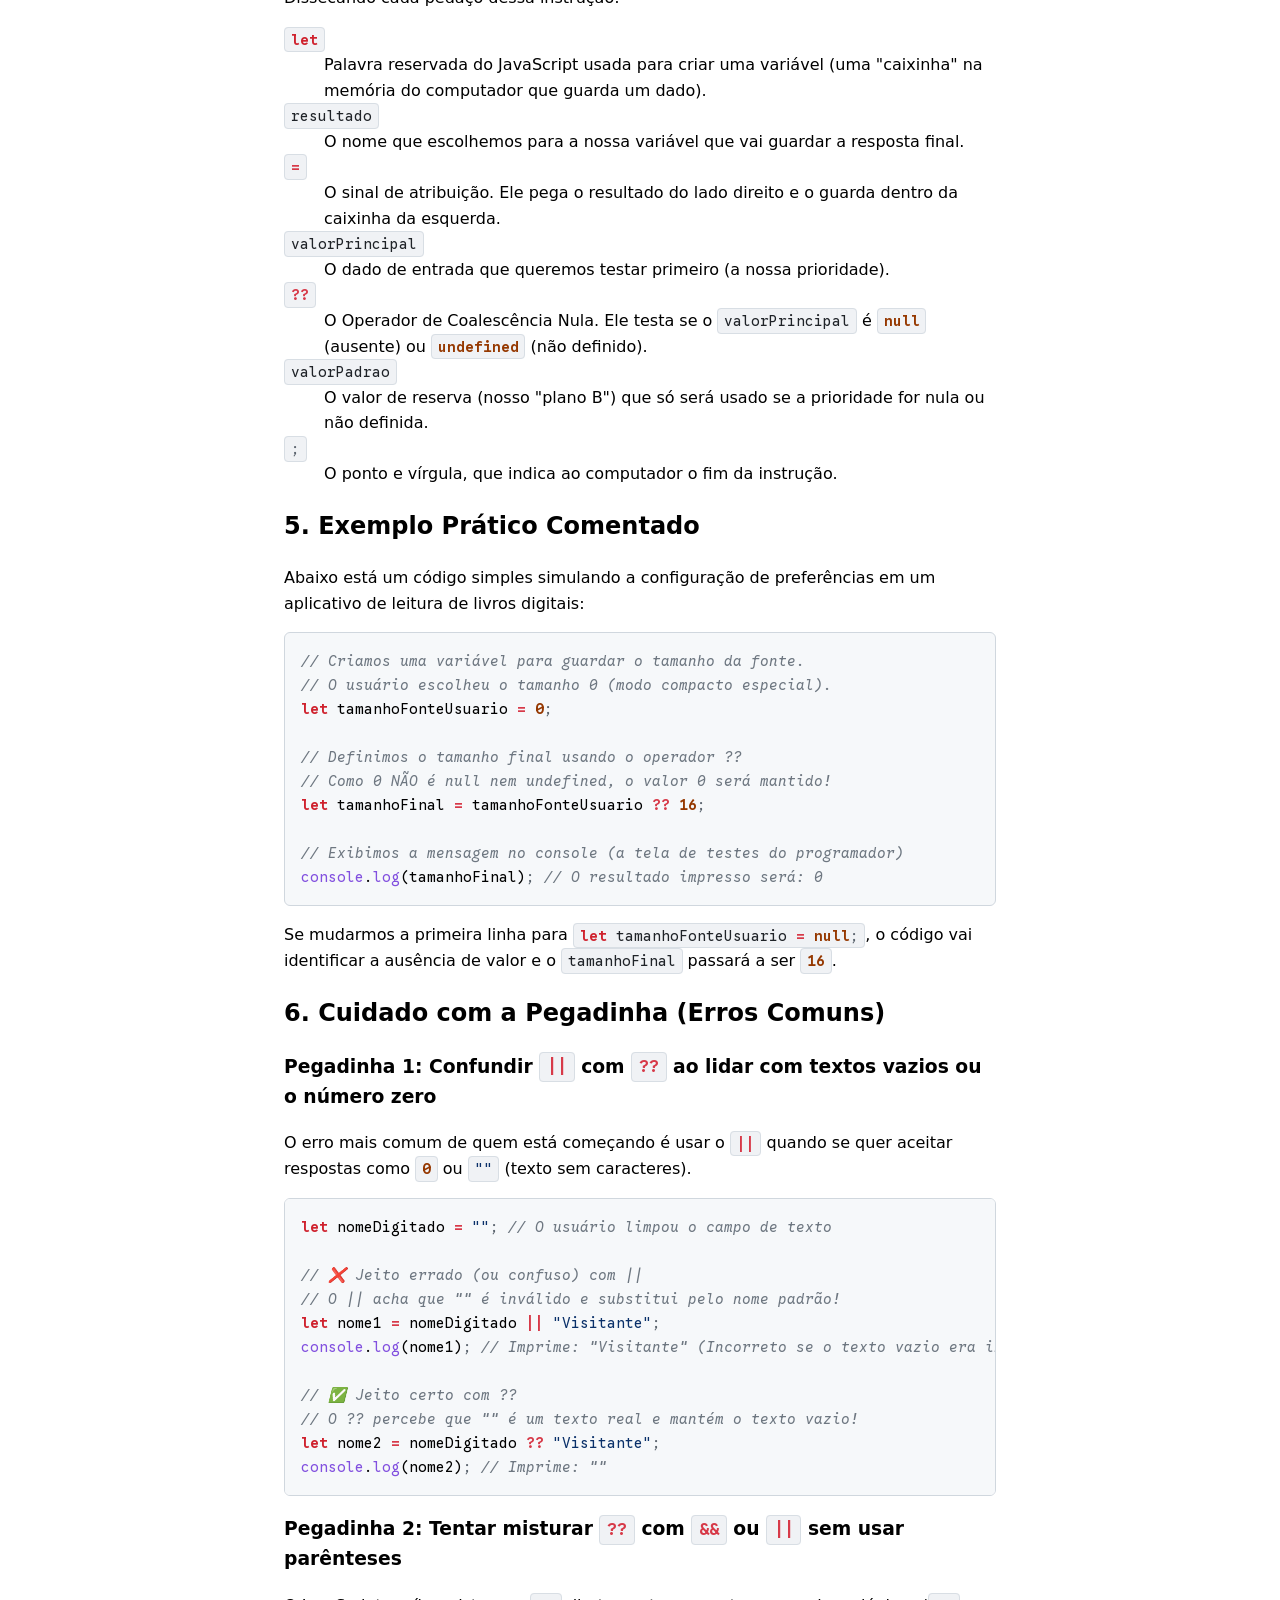
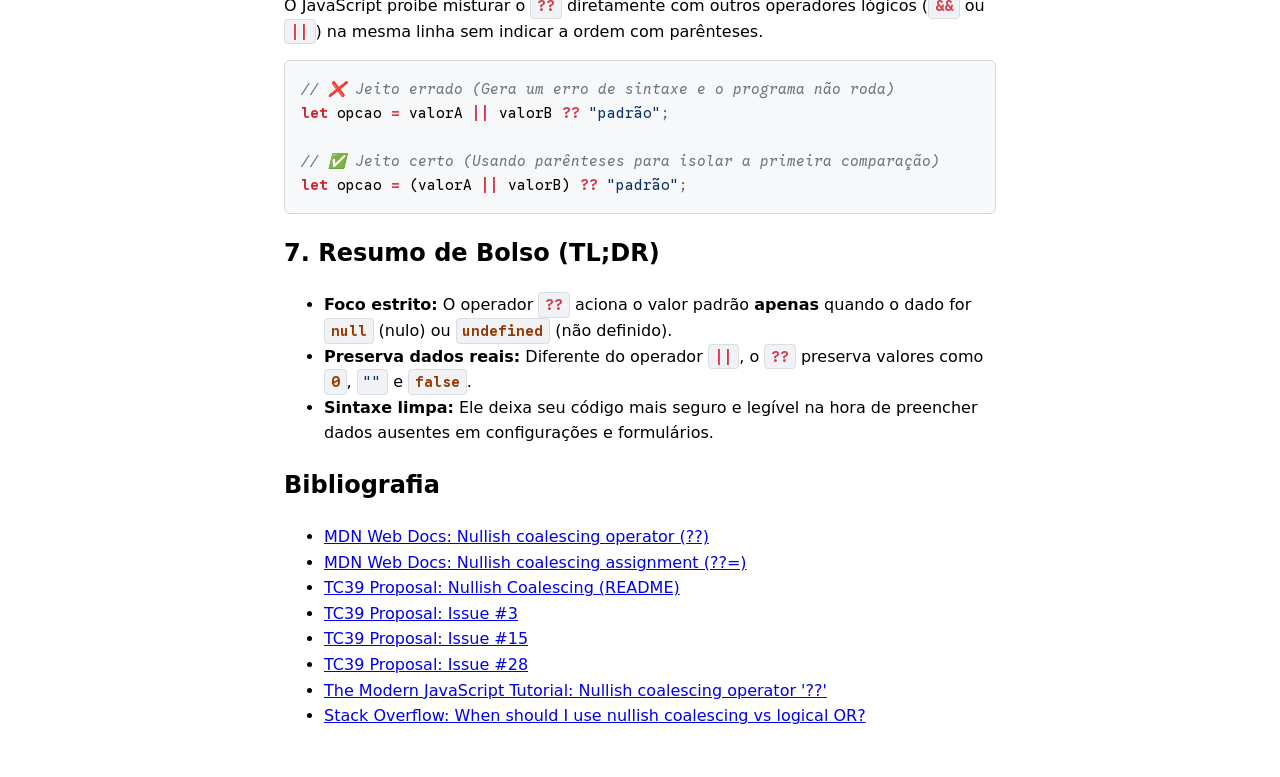
<file: pages/languages/javascript/split/nullish-coalescing-operator.html>
<!DOCTYPE html>
<html lang="pt-br">

<head>
    <meta charset="UTF-8">
    <meta name="viewport" content="width=device-width, initial-scale=1.0">
    <title>Dominando o Operador de Coalescência Nula (??) no JavaScript</title>
    <link rel="preconnect" href="https://fonts.googleapis.com">
    <link rel="preconnect" href="https://fonts.gstatic.com" crossorigin>
    <link rel="stylesheet" href="../../../../style.css">
</head>

<body>
    <article>
        <header>
            <h1>Dominando o Operador de Coalescência Nula (<code class="hl-operator">??</code>) no JavaScript</h1>
            <blockquote>
                <p><strong>Resumo:</strong> Descubra de forma simples e sem complicações como usar o operador <code class="hl-operator">??</code> para definir valores padrão no seu código sem apagar dados válidos como o número zero.</p>
            </blockquote>
        </header>

        <section>
            <h2>1. O que é isso na prática? (Sem Tecniquês)</h2>
            <p>O <strong>Operador de Coalescência Nula</strong> — representado por dois sinais de interrogação seguidos (<code class="hl-operator">??</code>) — é um recurso do JavaScript usado para definir um <strong>valor de reserva</strong> (um "plano B").</p>
            <p>Em palavras bem simples: ele olha para a informação do lado esquerdo. Se essa informação estiver completamente vazia ou ausente, ele ignora a esquerda e escolhe o valor da direita. Se a informação da esquerda existir, ele fica com a esquerda e nem olha para a direita.</p>
            <p><small><strong>Nota linguística:</strong> De acordo com o <a href="https://www.dicio.com.br/coalescencia/" target="_blank" rel="noopener noreferrer">Dício</a>, <em>coalescência</em> significa "fusão, união, junção ou aderência do que estava separado".</small></p>
        </section>

        <section>
            <h2>2. A Analogia do Mundo Real</h2>
            <p>Imagine que você vai a uma lanchonete e pede um suco de laranja.</p>
            <ul>
                <li>Se o garçom trouxer o <strong>suco de laranja</strong> que você pediu, você bebe o suco.</li>
                <li>Se o garçom avisar que o suco está <strong>em falta</strong> (ou seja, <code class="hl-null">null</code>, que significa "vazio intencional"), você aceita a opção padrão da casa: <strong>água</strong>.</li>
                <li>Se o garçom nem souber o que colocar no copo porque ninguém anotou o pedido (ou seja, <code class="hl-null">undefined</code>, que significa "não definido"), você também aceita a <strong>água</strong>.</li>
            </ul>
            <p>Agora, se você pedir um suco <strong>sem açúcar</strong> (com zero gramas de açúcar, o número <code class="hl-number">0</code>), o açúcar é zero, mas o suco existe! Você não quer que o garçom troque seu suco por água só porque você pediu zero açúcar. O operador <code class="hl-operator">??</code> entende exatamente isso: ele só aciona a água se o copo estiver realmente sem suco nenhum (<code class="hl-null">null</code> ou <code class="hl-null">undefined</code>).</p>
        </section>

        <section>
            <h2>3. Qual problema isso resolve?</h2>
            <p>Antigamente, para definir um valor padrão, os programadores usavam o operador <code class="hl-operator">||</code> (conhecido como "OU lógico"). O problema é que o <code class="hl-operator">||</code> trata vários valores válidos como se fossem erros ou ausência de dados.</p>
            <p>No JavaScript, o operador <code class="hl-operator">||</code> descarta qualquer valor considerado <em>falsy</em> (valores que a linguagem interpreta como falsos), como:</p>
            <ul>
                <li><code class="hl-number">0</code> (o número zero)</li>
                <li><code class="hl-string">""</code> (um texto/string vazio)</li>
                <li><code class="hl-boolean">false</code> (o valor booleano, que significa falso)</li>
            </ul>
            <p>Se um usuário configurasse o volume de um jogo para <code class="hl-number">0</code> (som desligado), o antigo <code class="hl-operator">||</code> entendia que <code class="hl-number">0</code> era "falso" e forçava o volume padrão para <code class="hl-number">50</code>! O operador <code class="hl-operator">??</code> foi inventado justamente para resolver essa falha: ele respeita o <code class="hl-number">0</code>, o <code class="hl-string">""</code> e o <code class="hl-boolean">false</code>, acionando o plano B <strong>apenas</strong> quando o dado for <code class="hl-null">null</code> ou <code class="hl-null">undefined</code>.</p>
        </section>

        <section>
            <h2>4. Quebrando a Abstração (Anatomia do Código)</h2>
            <p>Veja a estrutura básica de uma instrução usando o operador <code class="hl-operator">??</code>:</p>
            <pre><code><span class="hl-keyword">let</span> resultado <span class="hl-operator">=</span> valorPrincipal <span class="hl-operator">??</span> valorPadrao<span class="hl-punctuation">;</span></code></pre>
            <p>Dissecando cada pedaço dessa instrução:</p>
            <dl>
                <dt><code class="hl-keyword">let</code></dt>
                <dd>Palavra reservada do JavaScript usada para criar uma variável (uma "caixinha" na memória do computador que guarda um dado).</dd>

                <dt><code>resultado</code></dt>
                <dd>O nome que escolhemos para a nossa variável que vai guardar a resposta final.</dd>

                <dt><code class="hl-operator">=</code></dt>
                <dd>O sinal de atribuição. Ele pega o resultado do lado direito e o guarda dentro da caixinha da esquerda.</dd>

                <dt><code>valorPrincipal</code></dt>
                <dd>O dado de entrada que queremos testar primeiro (a nossa prioridade).</dd>

                <dt><code class="hl-operator">??</code></dt>
                <dd>O Operador de Coalescência Nula. Ele testa se o <code>valorPrincipal</code> é <code class="hl-null">null</code> (ausente) ou <code class="hl-null">undefined</code> (não definido).</dd>

                <dt><code>valorPadrao</code></dt>
                <dd>O valor de reserva (nosso "plano B") que só será usado se a prioridade for nula ou não definida.</dd>

                <dt><code class="hl-punctuation">;</code></dt>
                <dd>O ponto e vírgula, que indica ao computador o fim da instrução.</dd>
            </dl>
        </section>

        <section>
            <h2>5. Exemplo Prático Comentado</h2>
            <p>Abaixo está um código simples simulando a configuração de preferências em um aplicativo de leitura de livros digitais:</p>
            <pre><code><span class="hl-comment">// Criamos uma variável para guardar o tamanho da fonte.</span>
<span class="hl-comment">// O usuário escolheu o tamanho 0 (modo compacto especial).</span>
<span class="hl-keyword">let</span> tamanhoFonteUsuario <span class="hl-operator">=</span> <span class="hl-number">0</span><span class="hl-punctuation">;</span>

<span class="hl-comment">// Definimos o tamanho final usando o operador ??</span>
<span class="hl-comment">// Como 0 NÃO é null nem undefined, o valor 0 será mantido!</span>
<span class="hl-keyword">let</span> tamanhoFinal <span class="hl-operator">=</span> tamanhoFonteUsuario <span class="hl-operator">??</span> <span class="hl-number">16</span><span class="hl-punctuation">;</span>

<span class="hl-comment">// Exibimos a mensagem no console (a tela de testes do programador)</span>
<span class="hl-function">console</span>.<span class="hl-function">log</span>(tamanhoFinal)<span class="hl-punctuation">;</span> <span class="hl-comment">// O resultado impresso será: 0</span></code></pre>
            <p>Se mudarmos a primeira linha para <code><span class="hl-keyword">let</span> tamanhoFonteUsuario <span class="hl-operator">=</span> <span class="hl-null">null</span><span class="hl-punctuation">;</span></code>, o código vai identificar a ausência de valor e o <code>tamanhoFinal</code> passará a ser <code class="hl-number">16</code>.</p>
        </section>

        <section>
            <h2>6. Cuidado com a Pegadinha (Erros Comuns)</h2>

            <section>
                <h3>Pegadinha 1: Confundir <code class="hl-operator">||</code> com <code class="hl-operator">??</code> ao lidar com textos vazios ou o número zero</h3>
                <p>O erro mais comum de quem está começando é usar o <code class="hl-operator">||</code> quando se quer aceitar respostas como <code class="hl-number">0</code> ou <code class="hl-string">""</code> (texto sem caracteres).</p>
                <pre><code><span class="hl-keyword">let</span> nomeDigitado <span class="hl-operator">=</span> <span class="hl-string">""</span><span class="hl-punctuation">;</span> <span class="hl-comment">// O usuário limpou o campo de texto</span>

<span class="hl-comment">// ❌ Jeito errado (ou confuso) com ||</span>
<span class="hl-comment">// O || acha que "" é inválido e substitui pelo nome padrão!</span>
<span class="hl-keyword">let</span> nome1 <span class="hl-operator">=</span> nomeDigitado <span class="hl-operator">||</span> <span class="hl-string">"Visitante"</span><span class="hl-punctuation">;</span> 
<span class="hl-function">console</span>.<span class="hl-function">log</span>(nome1)<span class="hl-punctuation">;</span> <span class="hl-comment">// Imprime: "Visitante" (Incorreto se o texto vazio era intencional)</span>

<span class="hl-comment">// ✅ Jeito certo com ??</span>
<span class="hl-comment">// O ?? percebe que "" é um texto real e mantém o texto vazio!</span>
<span class="hl-keyword">let</span> nome2 <span class="hl-operator">=</span> nomeDigitado <span class="hl-operator">??</span> <span class="hl-string">"Visitante"</span><span class="hl-punctuation">;</span>
<span class="hl-function">console</span>.<span class="hl-function">log</span>(nome2)<span class="hl-punctuation">;</span> <span class="hl-comment">// Imprime: ""</span></code></pre>
            </section>

            <section>
                <h3>Pegadinha 2: Tentar misturar <code class="hl-operator">??</code> com <code class="hl-operator">&amp;&amp;</code> ou <code class="hl-operator">||</code> sem usar parênteses</h3>
                <p>O JavaScript proíbe misturar o <code class="hl-operator">??</code> diretamente com outros operadores lógicos (<code class="hl-operator">&amp;&amp;</code> ou <code class="hl-operator">||</code>) na mesma linha sem indicar a ordem com parênteses.</p>
                <pre><code><span class="hl-comment">// ❌ Jeito errado (Gera um erro de sintaxe e o programa não roda)</span>
<span class="hl-keyword">let</span> opcao <span class="hl-operator">=</span> valorA <span class="hl-operator">||</span> valorB <span class="hl-operator">??</span> <span class="hl-string">"padrão"</span><span class="hl-punctuation">;</span>

<span class="hl-comment">// ✅ Jeito certo (Usando parênteses para isolar a primeira comparação)</span>
<span class="hl-keyword">let</span> opcao <span class="hl-operator">=</span> (valorA <span class="hl-operator">||</span> valorB) <span class="hl-operator">??</span> <span class="hl-string">"padrão"</span><span class="hl-punctuation">;</span></code></pre>
            </section>
        </section>

        <section>
            <h2>7. Resumo de Bolso (TL;DR)</h2>
            <ul>
                <li><strong>Foco estrito:</strong> O operador <code class="hl-operator">??</code> aciona o valor padrão <strong>apenas</strong> quando o dado for <code class="hl-null">null</code> (nulo) ou <code class="hl-null">undefined</code> (não definido).</li>
                <li><strong>Preserva dados reais:</strong> Diferente do operador <code class="hl-operator">||</code>, o <code class="hl-operator">??</code> preserva valores como <code class="hl-number">0</code>, <code class="hl-string">""</code> e <code class="hl-boolean">false</code>.</li>
                <li><strong>Sintaxe limpa:</strong> Ele deixa seu código mais seguro e legível na hora de preencher dados ausentes em configurações e formulários.</li>
            </ul>
        </section>

        <footer>
            <h2>Bibliografia</h2>
            <ul>
                <li><a href="https://developer.mozilla.org/en-US/docs/Web/JavaScript/Reference/Operators/Nullish_coalescing" target="_blank" rel="noopener noreferrer">MDN Web Docs: Nullish coalescing operator (??)</a></li>
                <li><a href="https://developer.mozilla.org/en-US/docs/Web/JavaScript/Reference/Operators/Nullish_coalescing_assignment" target="_blank" rel="noopener noreferrer">MDN Web Docs: Nullish coalescing assignment (??=)</a></li>
                <li><a href="https://github.com/tc39/proposal-nullish-coalescing/blob/master/README.md" target="_blank" rel="noopener noreferrer">TC39 Proposal: Nullish Coalescing (README)</a></li>
                <li><a href="https://github.com/tc39/proposal-nullish-coalescing/issues/3" target="_blank" rel="noopener noreferrer">TC39 Proposal: Issue #3</a></li>
                <li><a href="https://github.com/tc39/proposal-nullish-coalescing/issues/15" target="_blank" rel="noopener noreferrer">TC39 Proposal: Issue #15</a></li>
                <li><a href="https://github.com/tc39/proposal-nullish-coalescing/issues/28" target="_blank" rel="noopener noreferrer">TC39 Proposal: Issue #28</a></li>
                <li><a href="https://javascript.info/nullish-coalescing-operator" target="_blank" rel="noopener noreferrer">The Modern JavaScript Tutorial: Nullish coalescing operator '??'</a></li>
                <li><a href="https://stackoverflow.com/questions/61480993/when-should-i-use-nullish-coalescing-vs-logical-or" target="_blank" rel="noopener noreferrer">Stack Overflow: When should I use nullish coalescing vs logical OR?</a></li>
            </ul>
        </footer>
    </article>
</body>

</html>
</file>
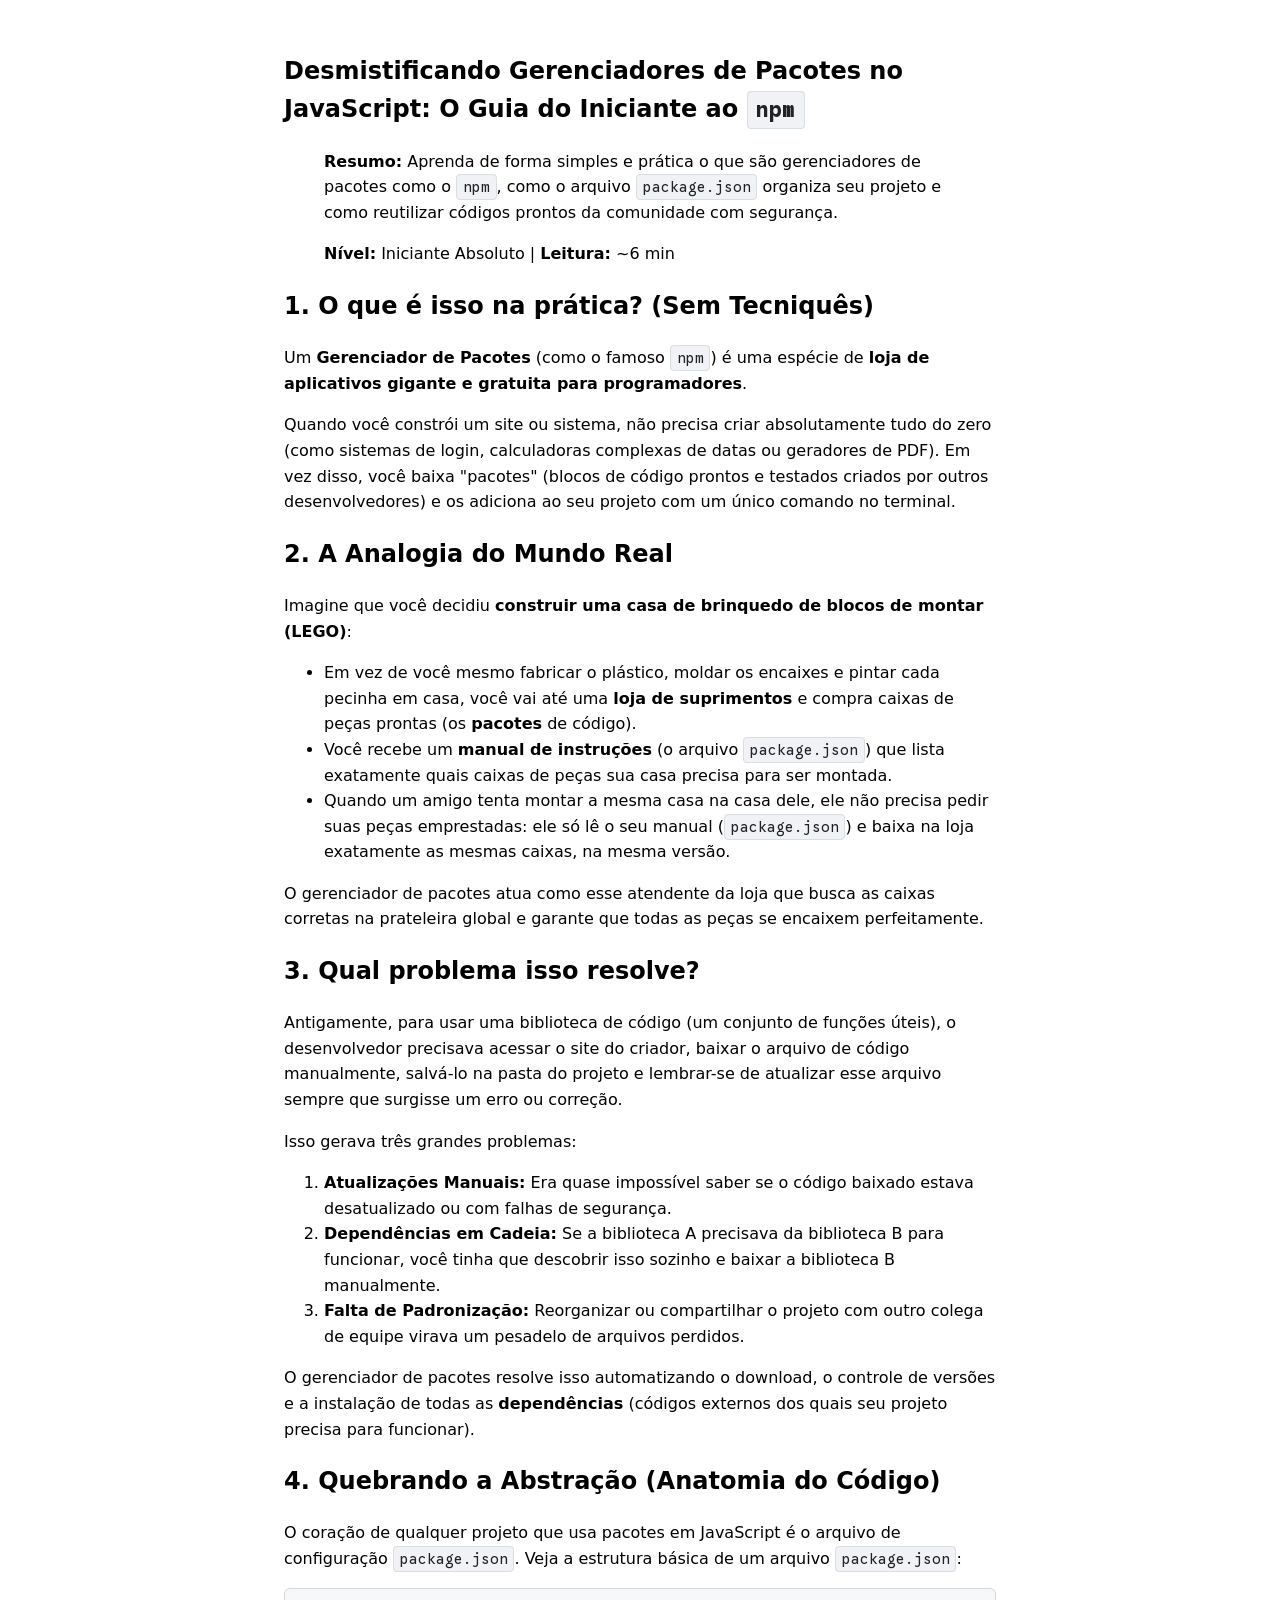
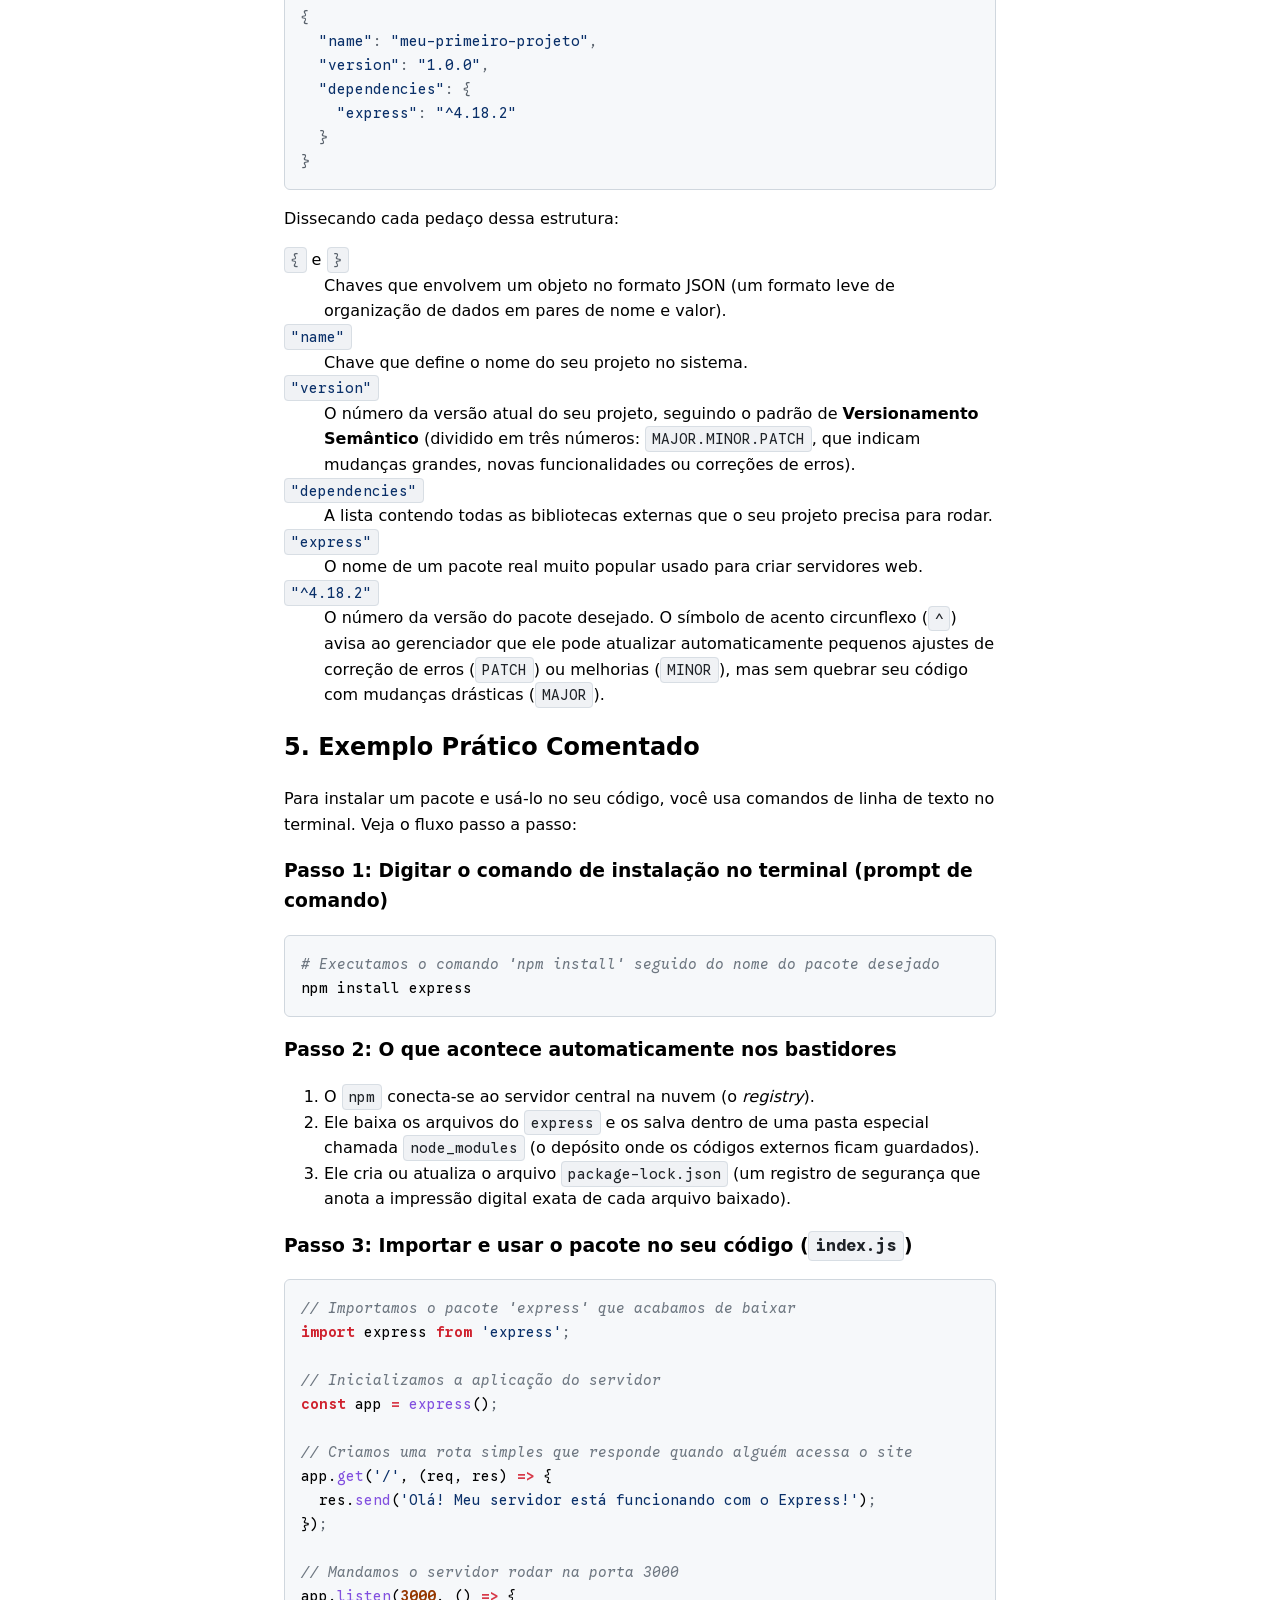
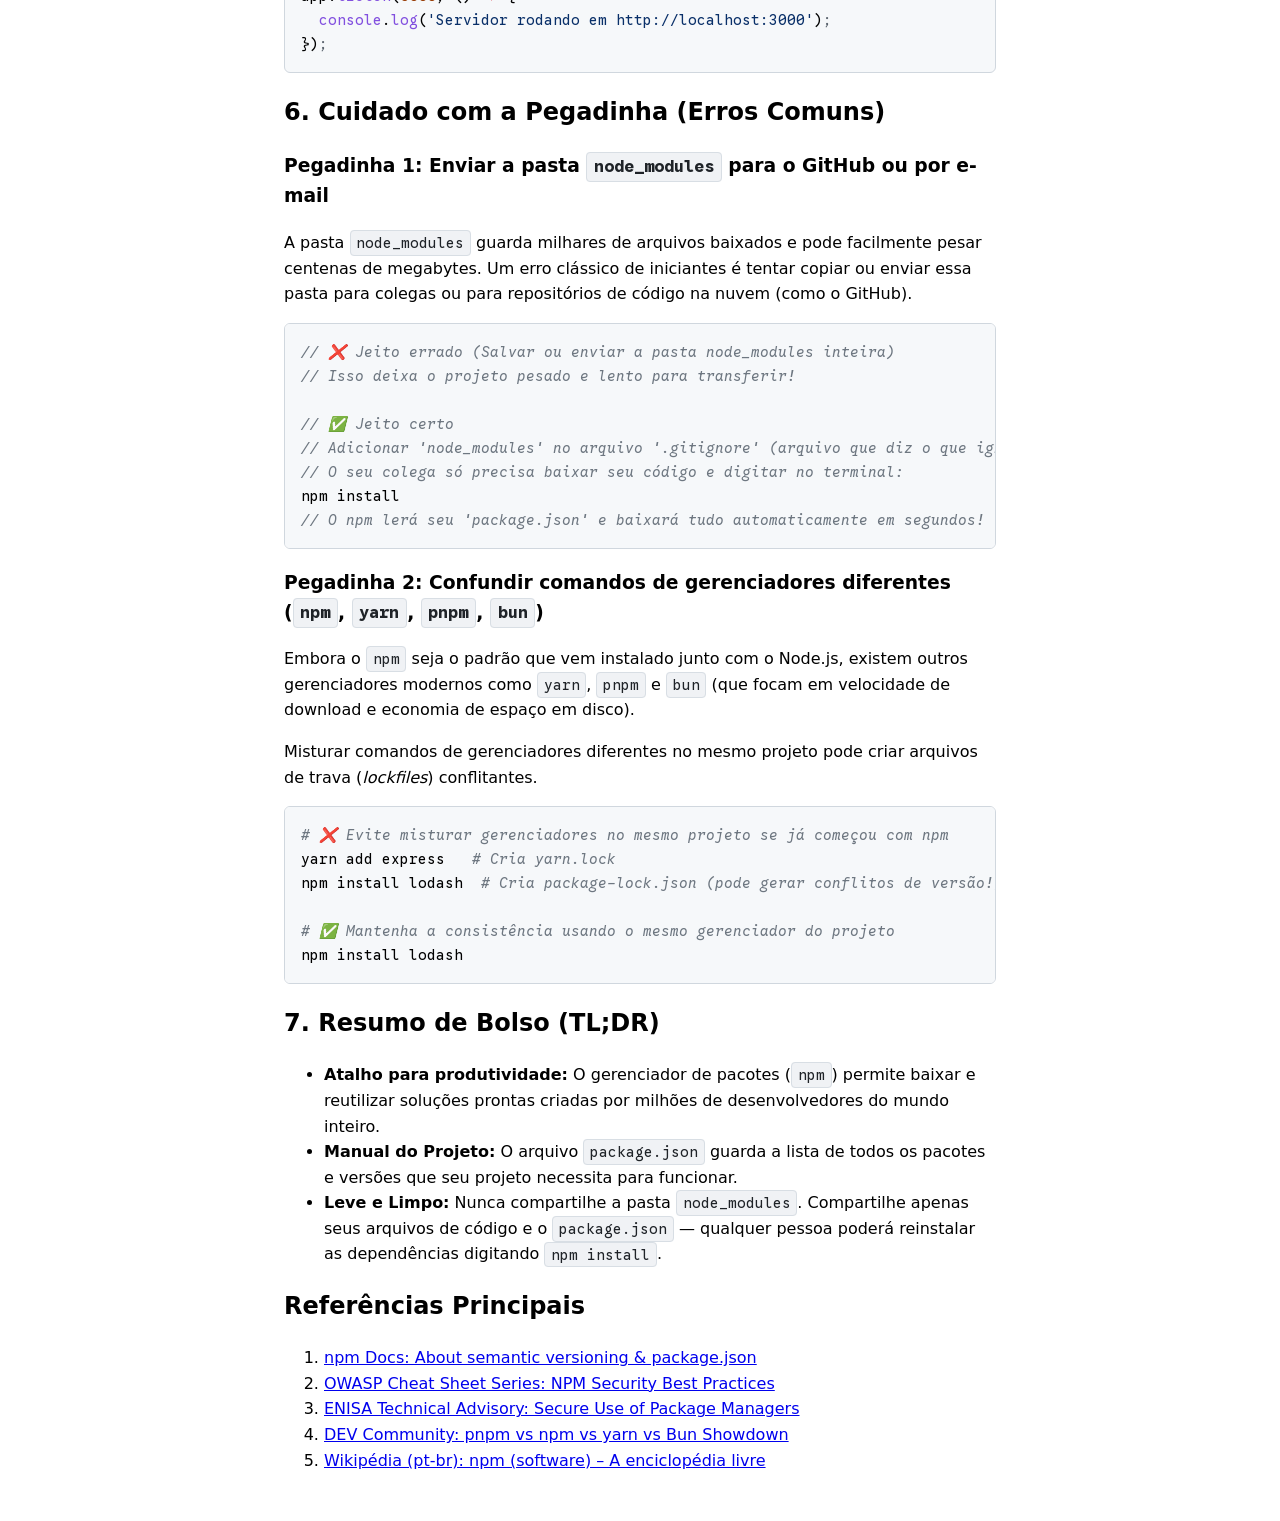
<file: pages/languages/javascript/split/package-managers.html>
<!DOCTYPE html>
<html lang="pt-br">

<head>
    <meta charset="UTF-8">
    <meta name="viewport" content="width=device-width, initial-scale=1.0">
    <title>Desmistificando Gerenciadores de Pacotes no JavaScript: O Guia do Iniciante ao npm</title>
    <link rel="preconnect" href="https://fonts.googleapis.com">
    <link rel="preconnect" href="https://fonts.gstatic.com" crossorigin>
    <link rel="stylesheet" href="../../../../style.css">
</head>

<body>
    <article>
        <header>
            <h1>Desmistificando Gerenciadores de Pacotes no JavaScript: O Guia do Iniciante ao <code>npm</code></h1>
            <blockquote>
                <p><strong>Resumo:</strong> Aprenda de forma simples e prática o que são gerenciadores de pacotes como o <code>npm</code>, como o arquivo <code>package.json</code> organiza seu projeto e como reutilizar códigos prontos da comunidade com segurança.</p>
                <p><strong>Nível:</strong> Iniciante Absoluto | <strong>Leitura:</strong> ~6 min</p>
            </blockquote>
        </header>

        <section>
            <h2>1. O que é isso na prática? (Sem Tecniquês)</h2>
            <p>Um <strong>Gerenciador de Pacotes</strong> (como o famoso <code>npm</code>) é uma espécie de <strong>loja de aplicativos gigante e gratuita para programadores</strong>.</p>
            <p>Quando você constrói um site ou sistema, não precisa criar absolutamente tudo do zero (como sistemas de login, calculadoras complexas de datas ou geradores de PDF). Em vez disso, você baixa "pacotes" (blocos de código prontos e testados criados por outros desenvolvedores) e os adiciona ao seu projeto com um único comando no terminal.</p>
        </section>

        <section>
            <h2>2. A Analogia do Mundo Real</h2>
            <p>Imagine que você decidiu <strong>construir uma casa de brinquedo de blocos de montar (LEGO)</strong>:</p>
            <ul>
                <li>Em vez de você mesmo fabricar o plástico, moldar os encaixes e pintar cada pecinha em casa, você vai até uma <strong>loja de suprimentos</strong> e compra caixas de peças prontas (os <strong>pacotes</strong> de código).</li>
                <li>Você recebe um <strong>manual de instruções</strong> (o arquivo <code>package.json</code>) que lista exatamente quais caixas de peças sua casa precisa para ser montada.</li>
                <li>Quando um amigo tenta montar a mesma casa na casa dele, ele não precisa pedir suas peças emprestadas: ele só lê o seu manual (<code>package.json</code>) e baixa na loja exatamente as mesmas caixas, na mesma versão.</li>
            </ul>
            <p>O gerenciador de pacotes atua como esse atendente da loja que busca as caixas corretas na prateleira global e garante que todas as peças se encaixem perfeitamente.</p>
        </section>

        <section>
            <h2>3. Qual problema isso resolve?</h2>
            <p>Antigamente, para usar uma biblioteca de código (um conjunto de funções úteis), o desenvolvedor precisava acessar o site do criador, baixar o arquivo de código manualmente, salvá-lo na pasta do projeto e lembrar-se de atualizar esse arquivo sempre que surgisse um erro ou correção.</p>
            <p>Isso gerava três grandes problemas:</p>
            <ol>
                <li><strong>Atualizações Manuais:</strong> Era quase impossível saber se o código baixado estava desatualizado ou com falhas de segurança.</li>
                <li><strong>Dependências em Cadeia:</strong> Se a biblioteca A precisava da biblioteca B para funcionar, você tinha que descobrir isso sozinho e baixar a biblioteca B manualmente.</li>
                <li><strong>Falta de Padronização:</strong> Reorganizar ou compartilhar o projeto com outro colega de equipe virava um pesadelo de arquivos perdidos.</li>
            </ol>
            <p>O gerenciador de pacotes resolve isso automatizando o download, o controle de versões e a instalação de todas as <strong>dependências</strong> (códigos externos dos quais seu projeto precisa para funcionar).</p>
        </section>

        <section>
            <h2>4. Quebrando a Abstração (Anatomia do Código)</h2>
            <p>O coração de qualquer projeto que usa pacotes em JavaScript é o arquivo de configuração <code>package.json</code>. Veja a estrutura básica de um arquivo <code>package.json</code>:</p>
            <pre><code><span class="hl-punctuation">{</span>
  <span class="hl-string">"name"</span><span class="hl-punctuation">:</span> <span class="hl-string">"meu-primeiro-projeto"</span><span class="hl-punctuation">,</span>
  <span class="hl-string">"version"</span><span class="hl-punctuation">:</span> <span class="hl-string">"1.0.0"</span><span class="hl-punctuation">,</span>
  <span class="hl-string">"dependencies"</span><span class="hl-punctuation">:</span> <span class="hl-punctuation">{</span>
    <span class="hl-string">"express"</span><span class="hl-punctuation">:</span> <span class="hl-string">"^4.18.2"</span>
  <span class="hl-punctuation">}</span>
<span class="hl-punctuation">}</span></code></pre>

            <p>Dissecando cada pedaço dessa estrutura:</p>
            <dl>
                <dt><code class="hl-punctuation">{</code> e <code class="hl-punctuation">}</code></dt>
                <dd>Chaves que envolvem um objeto no formato JSON (um formato leve de organização de dados em pares de nome e valor).</dd>

                <dt><code class="hl-string">"name"</code></dt>
                <dd>Chave que define o nome do seu projeto no sistema.</dd>

                <dt><code class="hl-string">"version"</code></dt>
                <dd>O número da versão atual do seu projeto, seguindo o padrão de <strong>Versionamento Semântico</strong> (dividido em três números: <code>MAJOR.MINOR.PATCH</code>, que indicam mudanças grandes, novas funcionalidades ou correções de erros).</dd>

                <dt><code class="hl-string">"dependencies"</code></dt>
                <dd>A lista contendo todas as bibliotecas externas que o seu projeto precisa para rodar.</dd>

                <dt><code class="hl-string">"express"</code></dt>
                <dd>O nome de um pacote real muito popular usado para criar servidores web.</dd>

                <dt><code class="hl-string">"^4.18.2"</code></dt>
                <dd>O número da versão do pacote desejado. O símbolo de acento circunflexo (<code>^</code>) avisa ao gerenciador que ele pode atualizar automaticamente pequenos ajustes de correção de erros (<code>PATCH</code>) ou melhorias (<code>MINOR</code>), mas sem quebrar seu código com mudanças drásticas (<code>MAJOR</code>).</dd>
            </dl>
        </section>

        <section>
            <h2>5. Exemplo Prático Comentado</h2>
            <p>Para instalar um pacote e usá-lo no seu código, você usa comandos de linha de texto no terminal. Veja o fluxo passo a passo:</p>

            <section>
                <h3>Passo 1: Digitar o comando de instalação no terminal (prompt de comando)</h3>
                <pre><code><span class="hl-comment"># Executamos o comando 'npm install' seguido do nome do pacote desejado</span>
npm install express</code></pre>
            </section>

            <section>
                <h3>Passo 2: O que acontece automaticamente nos bastidores</h3>
                <ol>
                    <li>O <code>npm</code> conecta-se ao servidor central na nuvem (o <em>registry</em>).</li>
                    <li>Ele baixa os arquivos do <code>express</code> e os salva dentro de uma pasta especial chamada <code>node_modules</code> (o depósito onde os códigos externos ficam guardados).</li>
                    <li>Ele cria ou atualiza o arquivo <code>package-lock.json</code> (um registro de segurança que anota a impressão digital exata de cada arquivo baixado).</li>
                </ol>
            </section>

            <section>
                <h3>Passo 3: Importar e usar o pacote no seu código (<code>index.js</code>)</h3>
                <pre><code><span class="hl-comment">// Importamos o pacote 'express' que acabamos de baixar</span>
<span class="hl-keyword">import</span> express <span class="hl-keyword">from</span> <span class="hl-string">'express'</span><span class="hl-punctuation">;</span>

<span class="hl-comment">// Inicializamos a aplicação do servidor</span>
<span class="hl-keyword">const</span> app <span class="hl-operator">=</span> <span class="hl-function">express</span>()<span class="hl-punctuation">;</span>

<span class="hl-comment">// Criamos uma rota simples que responde quando alguém acessa o site</span>
app.<span class="hl-function">get</span>(<span class="hl-string">'/'</span>, (req, res) <span class="hl-operator">=&gt;</span> {
  res.<span class="hl-function">send</span>(<span class="hl-string">'Olá! Meu servidor está funcionando com o Express!'</span>)<span class="hl-punctuation">;</span>
})<span class="hl-punctuation">;</span>

<span class="hl-comment">// Mandamos o servidor rodar na porta 3000</span>
app.<span class="hl-function">listen</span>(<span class="hl-number">3000</span>, () <span class="hl-operator">=&gt;</span> {
  <span class="hl-function">console</span>.<span class="hl-function">log</span>(<span class="hl-string">'Servidor rodando em http://localhost:3000'</span>)<span class="hl-punctuation">;</span>
})<span class="hl-punctuation">;</span></code></pre>
            </section>
        </section>

        <section>
            <h2>6. Cuidado com a Pegadinha (Erros Comuns)</h2>

            <section>
                <h3>Pegadinha 1: Enviar a pasta <code>node_modules</code> para o GitHub ou por e-mail</h3>
                <p>A pasta <code>node_modules</code> guarda milhares de arquivos baixados e pode facilmente pesar centenas de megabytes. Um erro clássico de iniciantes é tentar copiar ou enviar essa pasta para colegas ou para repositórios de código na nuvem (como o GitHub).</p>
                <pre><code><span class="hl-comment">// ❌ Jeito errado (Salvar ou enviar a pasta node_modules inteira)</span>
<span class="hl-comment">// Isso deixa o projeto pesado e lento para transferir!</span>

<span class="hl-comment">// ✅ Jeito certo</span>
<span class="hl-comment">// Adicionar 'node_modules' no arquivo '.gitignore' (arquivo que diz o que ignorar)</span>
<span class="hl-comment">// O seu colega só precisa baixar seu código e digitar no terminal:</span>
npm install
<span class="hl-comment">// O npm lerá seu 'package.json' e baixará tudo automaticamente em segundos!</span></code></pre>
            </section>

            <section>
                <h3>Pegadinha 2: Confundir comandos de gerenciadores diferentes (<code>npm</code>, <code>yarn</code>, <code>pnpm</code>, <code>bun</code>)</h3>
                <p>Embora o <code>npm</code> seja o padrão que vem instalado junto com o Node.js, existem outros gerenciadores modernos como <code>yarn</code>, <code>pnpm</code> e <code>bun</code> (que focam em velocidade de download e economia de espaço em disco).</p>
                <p>Misturar comandos de gerenciadores diferentes no mesmo projeto pode criar arquivos de trava (<em>lockfiles</em>) conflitantes.</p>
                <pre><code><span class="hl-comment"># ❌ Evite misturar gerenciadores no mesmo projeto se já começou com npm</span>
yarn add express   <span class="hl-comment"># Cria yarn.lock</span>
npm install lodash  <span class="hl-comment"># Cria package-lock.json (pode gerar conflitos de versão!)</span>

<span class="hl-comment"># ✅ Mantenha a consistência usando o mesmo gerenciador do projeto</span>
npm install lodash</code></pre>
            </section>
        </section>

        <section>
            <h2>7. Resumo de Bolso (TL;DR)</h2>
            <ul>
                <li><strong>Atalho para produtividade:</strong> O gerenciador de pacotes (<code>npm</code>) permite baixar e reutilizar soluções prontas criadas por milhões de desenvolvedores do mundo inteiro.</li>
                <li><strong>Manual do Projeto:</strong> O arquivo <code>package.json</code> guarda a lista de todos os pacotes e versões que seu projeto necessita para funcionar.</li>
                <li><strong>Leve e Limpo:</strong> Nunca compartilhe a pasta <code>node_modules</code>. Compartilhe apenas seus arquivos de código e o <code>package.json</code> — qualquer pessoa poderá reinstalar as dependências digitando <code>npm install</code>.</li>
            </ul>
        </section>

        <footer>
            <h2>Referências Principais</h2>
            <ol>
                <li><a href="https://docs.npmjs.com/about-semantic-versioning" target="_blank" rel="noopener noreferrer">npm Docs: About semantic versioning &amp; package.json</a></li>
                <li><a href="https://cheatsheetseries.owasp.org/cheatsheets/NPM_Security_Cheat_Sheet.html" target="_blank" rel="noopener noreferrer">OWASP Cheat Sheet Series: NPM Security Best Practices</a></li>
                <li><a href="https://www.enisa.europa.eu/publications/guidelines-for-securing-the-software-supply-chain" target="_blank" rel="noopener noreferrer">ENISA Technical Advisory: Secure Use of Package Managers</a></li>
                <li><a href="https://dev.to/pnpm/pnpm-vs-npm-vs-yarn-vs-bun-showdown-10k4" target="_blank" rel="noopener noreferrer">DEV Community: pnpm vs npm vs yarn vs Bun Showdown</a></li>
                <li><a href="https://pt.wikipedia.org/wiki/Npm_(software)" target="_blank" rel="noopener noreferrer">Wikipédia (pt-br): npm (software) – A enciclopédia livre</a></li>
            </ol>
        </footer>
    </article>
</body>

</html>
</file>
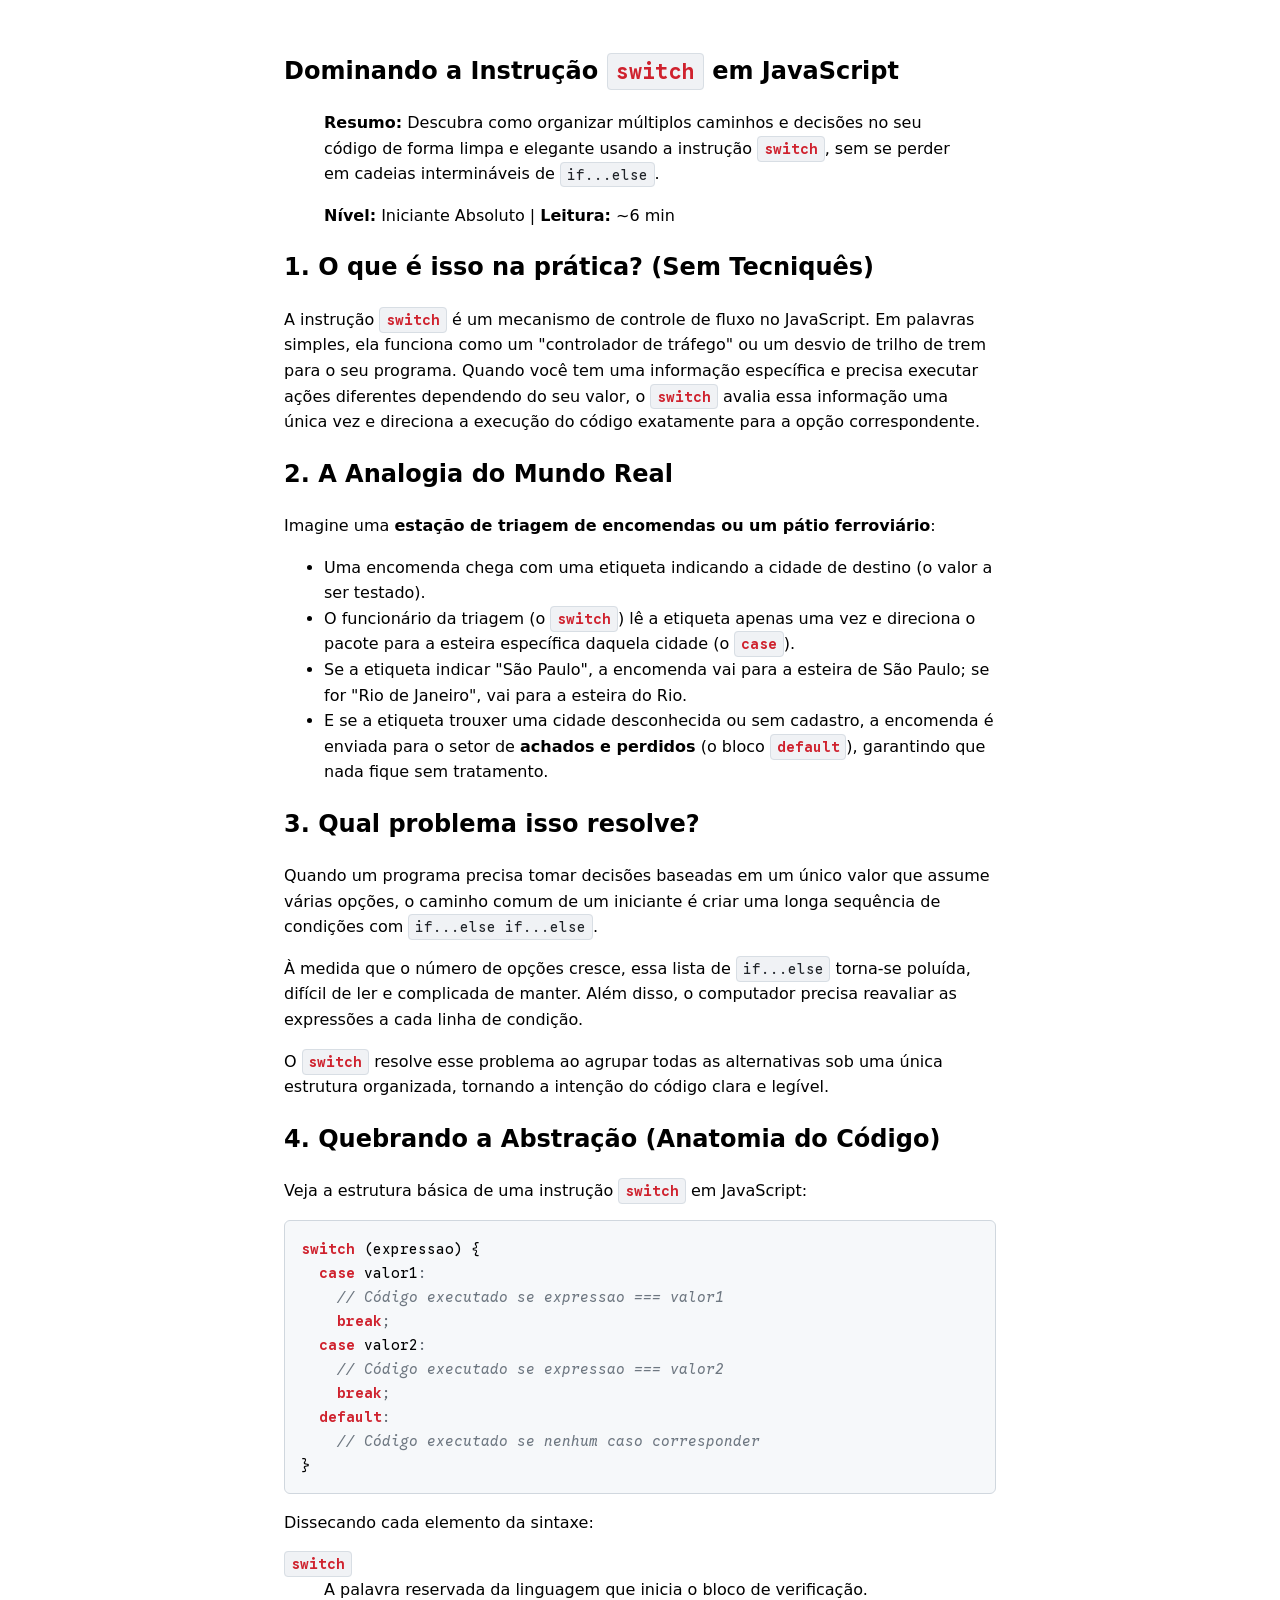
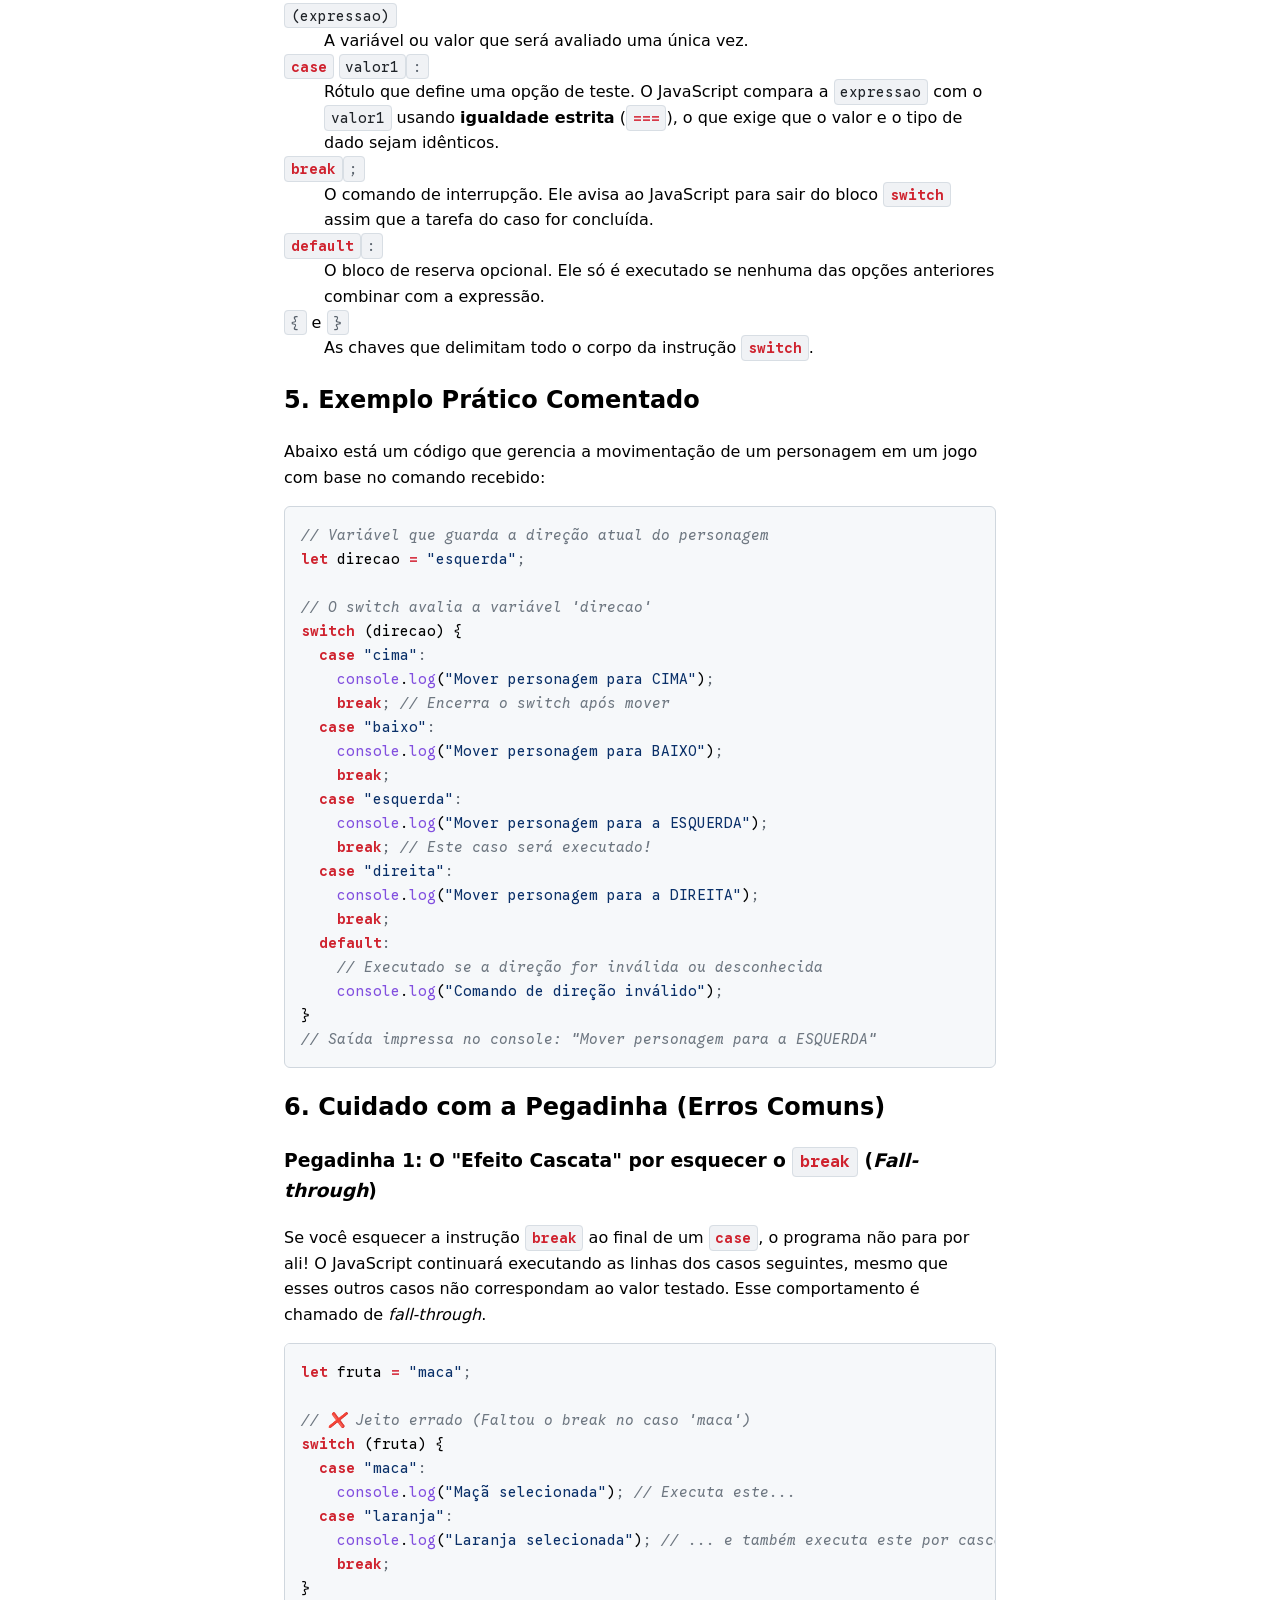
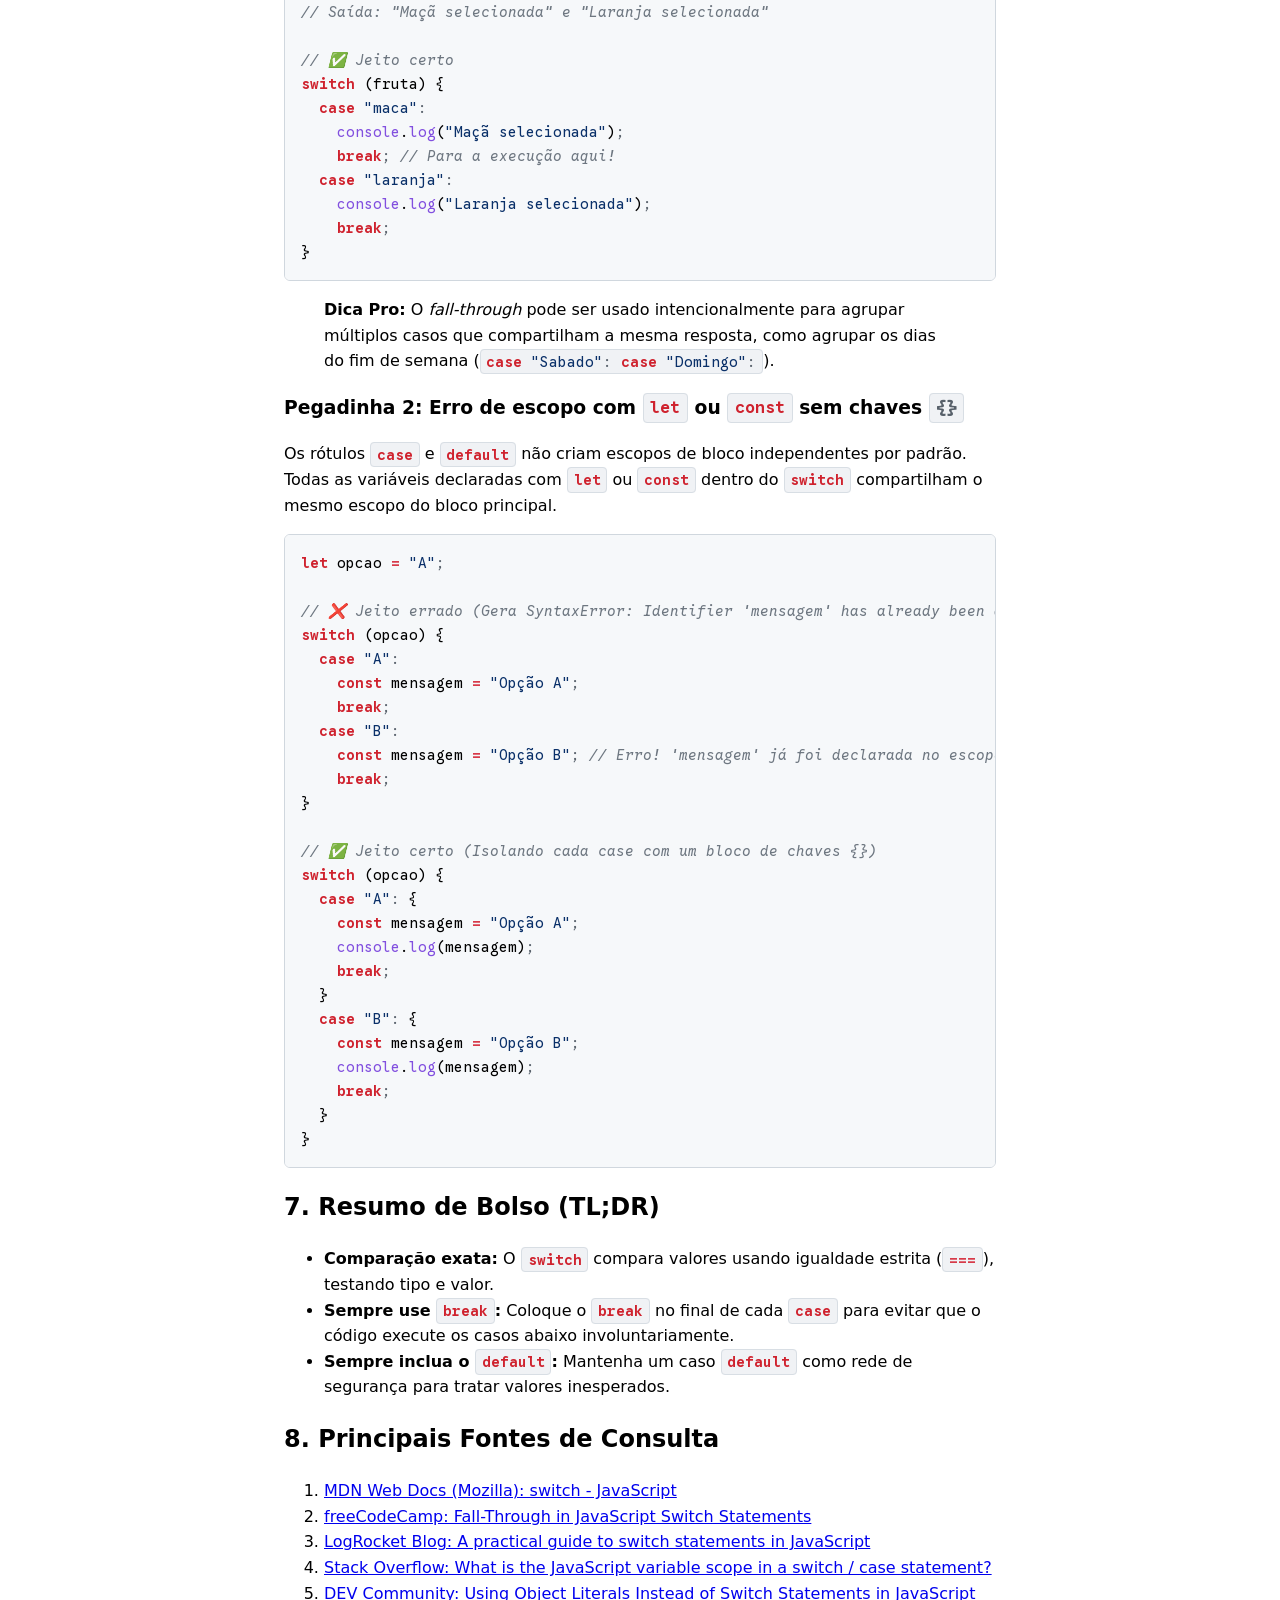
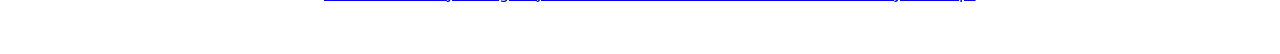
<file: pages/languages/javascript/split/switch.html>
<!DOCTYPE html>
<html lang="pt-br">

<head>
    <meta charset="UTF-8">
    <meta name="viewport" content="width=device-width, initial-scale=1.0">
    <title>Dominando a Instrução switch em JavaScript</title>
    <link rel="preconnect" href="https://fonts.googleapis.com">
    <link rel="preconnect" href="https://fonts.gstatic.com" crossorigin>
    <link rel="stylesheet" href="../../../../style.css">
</head>

<body>
    <article>
        <header>
            <h1>Dominando a Instrução <code class="hl-keyword">switch</code> em JavaScript</h1>
            <blockquote>
                <p><strong>Resumo:</strong> Descubra como organizar múltiplos caminhos e decisões no seu código de forma limpa e elegante usando a instrução <code class="hl-keyword">switch</code>, sem se perder em cadeias intermináveis de <code>if...else</code>.</p>
                <p><strong>Nível:</strong> Iniciante Absoluto | <strong>Leitura:</strong> ~6 min</p>
            </blockquote>
        </header>

        <section>
            <h2>1. O que é isso na prática? (Sem Tecniquês)</h2>
            <p>A instrução <strong><code class="hl-keyword">switch</code></strong> é um mecanismo de controle de fluxo no JavaScript. Em palavras simples, ela funciona como um "controlador de tráfego" ou um desvio de trilho de trem para o seu programa. Quando você tem uma informação específica e precisa executar ações diferentes dependendo do seu valor, o <code class="hl-keyword">switch</code> avalia essa informação uma única vez e direciona a execução do código exatamente para a opção correspondente.</p>
        </section>

        <section>
            <h2>2. A Analogia do Mundo Real</h2>
            <p>Imagine uma <strong>estação de triagem de encomendas ou um pátio ferroviário</strong>:</p>
            <ul>
                <li>Uma encomenda chega com uma etiqueta indicando a cidade de destino (o valor a ser testado).</li>
                <li>O funcionário da triagem (o <code class="hl-keyword">switch</code>) lê a etiqueta apenas uma vez e direciona o pacote para a esteira específica daquela cidade (o <code class="hl-keyword">case</code>).</li>
                <li>Se a etiqueta indicar "São Paulo", a encomenda vai para a esteira de São Paulo; se for "Rio de Janeiro", vai para a esteira do Rio.</li>
                <li>E se a etiqueta trouxer uma cidade desconhecida ou sem cadastro, a encomenda é enviada para o setor de <strong>achados e perdidos</strong> (o bloco <code class="hl-keyword">default</code>), garantindo que nada fique sem tratamento.</li>
            </ul>
        </section>

        <section>
            <h2>3. Qual problema isso resolve?</h2>
            <p>Quando um programa precisa tomar decisões baseadas em um único valor que assume várias opções, o caminho comum de um iniciante é criar uma longa sequência de condições com <code>if...else if...else</code>.</p>
            <p>À medida que o número de opções cresce, essa lista de <code>if...else</code> torna-se poluída, difícil de ler e complicada de manter. Além disso, o computador precisa reavaliar as expressões a cada linha de condição.</p>
            <p>O <code class="hl-keyword">switch</code> resolve esse problema ao agrupar todas as alternativas sob uma única estrutura organizada, tornando a intenção do código clara e legível.</p>
        </section>

        <section>
            <h2>4. Quebrando a Abstração (Anatomia do Código)</h2>
            <p>Veja a estrutura básica de uma instrução <code class="hl-keyword">switch</code> em JavaScript:</p>
            <pre><code><span class="hl-keyword">switch</span> (expressao) {
  <span class="hl-keyword">case</span> valor1<span class="hl-punctuation">:</span>
    <span class="hl-comment">// Código executado se expressao === valor1</span>
    <span class="hl-keyword">break</span><span class="hl-punctuation">;</span>
  <span class="hl-keyword">case</span> valor2<span class="hl-punctuation">:</span>
    <span class="hl-comment">// Código executado se expressao === valor2</span>
    <span class="hl-keyword">break</span><span class="hl-punctuation">;</span>
  <span class="hl-keyword">default</span><span class="hl-punctuation">:</span>
    <span class="hl-comment">// Código executado se nenhum caso corresponder</span>
}</code></pre>
            <p>Dissecando cada elemento da sintaxe:</p>
            <dl>
                <dt><code class="hl-keyword">switch</code></dt>
                <dd>A palavra reservada da linguagem que inicia o bloco de verificação.</dd>

                <dt><code>(expressao)</code></dt>
                <dd>A variável ou valor que será avaliado uma única vez.</dd>

                <dt><code class="hl-keyword">case</code> <code>valor1</code><code class="hl-punctuation">:</code></dt>
                <dd>Rótulo que define uma opção de teste. O JavaScript compara a <code>expressao</code> com o <code>valor1</code> usando <strong>igualdade estrita</strong> (<code class="hl-operator">===</code>), o que exige que o valor e o tipo de dado sejam idênticos.</dd>

                <dt><code class="hl-keyword">break</code><code class="hl-punctuation">;</code></dt>
                <dd>O comando de interrupção. Ele avisa ao JavaScript para sair do bloco <code class="hl-keyword">switch</code> assim que a tarefa do caso for concluída.</dd>

                <dt><code class="hl-keyword">default</code><code class="hl-punctuation">:</code></dt>
                <dd>O bloco de reserva opcional. Ele só é executado se nenhuma das opções anteriores combinar com a expressão.</dd>

                <dt><code class="hl-punctuation">{</code> e <code class="hl-punctuation">}</code></dt>
                <dd>As chaves que delimitam todo o corpo da instrução <code class="hl-keyword">switch</code>.</dd>
            </dl>
        </section>

        <section>
            <h2>5. Exemplo Prático Comentado</h2>
            <p>Abaixo está um código que gerencia a movimentação de um personagem em um jogo com base no comando recebido:</p>
            <pre><code><span class="hl-comment">// Variável que guarda a direção atual do personagem</span>
<span class="hl-keyword">let</span> direcao <span class="hl-operator">=</span> <span class="hl-string">"esquerda"</span><span class="hl-punctuation">;</span>

<span class="hl-comment">// O switch avalia a variável 'direcao'</span>
<span class="hl-keyword">switch</span> (direcao) {
  <span class="hl-keyword">case</span> <span class="hl-string">"cima"</span><span class="hl-punctuation">:</span>
    <span class="hl-function">console</span>.<span class="hl-function">log</span>(<span class="hl-string">"Mover personagem para CIMA"</span>)<span class="hl-punctuation">;</span>
    <span class="hl-keyword">break</span><span class="hl-punctuation">;</span> <span class="hl-comment">// Encerra o switch após mover</span>
  <span class="hl-keyword">case</span> <span class="hl-string">"baixo"</span><span class="hl-punctuation">:</span>
    <span class="hl-function">console</span>.<span class="hl-function">log</span>(<span class="hl-string">"Mover personagem para BAIXO"</span>)<span class="hl-punctuation">;</span>
    <span class="hl-keyword">break</span><span class="hl-punctuation">;</span>
  <span class="hl-keyword">case</span> <span class="hl-string">"esquerda"</span><span class="hl-punctuation">:</span>
    <span class="hl-function">console</span>.<span class="hl-function">log</span>(<span class="hl-string">"Mover personagem para a ESQUERDA"</span>)<span class="hl-punctuation">;</span>
    <span class="hl-keyword">break</span><span class="hl-punctuation">;</span> <span class="hl-comment">// Este caso será executado!</span>
  <span class="hl-keyword">case</span> <span class="hl-string">"direita"</span><span class="hl-punctuation">:</span>
    <span class="hl-function">console</span>.<span class="hl-function">log</span>(<span class="hl-string">"Mover personagem para a DIREITA"</span>)<span class="hl-punctuation">;</span>
    <span class="hl-keyword">break</span><span class="hl-punctuation">;</span>
  <span class="hl-keyword">default</span><span class="hl-punctuation">:</span>
    <span class="hl-comment">// Executado se a direção for inválida ou desconhecida</span>
    <span class="hl-function">console</span>.<span class="hl-function">log</span>(<span class="hl-string">"Comando de direção inválido"</span>)<span class="hl-punctuation">;</span>
}
<span class="hl-comment">// Saída impressa no console: "Mover personagem para a ESQUERDA"</span></code></pre>
        </section>

        <section>
            <h2>6. Cuidado com a Pegadinha (Erros Comuns)</h2>

            <section>
                <h3>Pegadinha 1: O "Efeito Cascata" por esquecer o <code class="hl-keyword">break</code> (<em>Fall-through</em>)</h3>
                <p>Se você esquecer a instrução <code class="hl-keyword">break</code> ao final de um <code class="hl-keyword">case</code>, o programa não para por ali! O JavaScript continuará executando as linhas dos casos seguintes, mesmo que esses outros casos não correspondam ao valor testado. Esse comportamento é chamado de <em>fall-through</em>.</p>
                <pre><code><span class="hl-keyword">let</span> fruta <span class="hl-operator">=</span> <span class="hl-string">"maca"</span><span class="hl-punctuation">;</span>

<span class="hl-comment">// ❌ Jeito errado (Faltou o break no caso 'maca')</span>
<span class="hl-keyword">switch</span> (fruta) {
  <span class="hl-keyword">case</span> <span class="hl-string">"maca"</span><span class="hl-punctuation">:</span>
    <span class="hl-function">console</span>.<span class="hl-function">log</span>(<span class="hl-string">"Maçã selecionada"</span>)<span class="hl-punctuation">;</span> <span class="hl-comment">// Executa este...</span>
  <span class="hl-keyword">case</span> <span class="hl-string">"laranja"</span><span class="hl-punctuation">:</span>
    <span class="hl-function">console</span>.<span class="hl-function">log</span>(<span class="hl-string">"Laranja selecionada"</span>)<span class="hl-punctuation">;</span> <span class="hl-comment">// ... e também executa este por cascata!</span>
    <span class="hl-keyword">break</span><span class="hl-punctuation">;</span>
}
<span class="hl-comment">// Saída: "Maçã selecionada" e "Laranja selecionada"</span>

<span class="hl-comment">// ✅ Jeito certo</span>
<span class="hl-keyword">switch</span> (fruta) {
  <span class="hl-keyword">case</span> <span class="hl-string">"maca"</span><span class="hl-punctuation">:</span>
    <span class="hl-function">console</span>.<span class="hl-function">log</span>(<span class="hl-string">"Maçã selecionada"</span>)<span class="hl-punctuation">;</span>
    <span class="hl-keyword">break</span><span class="hl-punctuation">;</span> <span class="hl-comment">// Para a execução aqui!</span>
  <span class="hl-keyword">case</span> <span class="hl-string">"laranja"</span><span class="hl-punctuation">:</span>
    <span class="hl-function">console</span>.<span class="hl-function">log</span>(<span class="hl-string">"Laranja selecionada"</span>)<span class="hl-punctuation">;</span>
    <span class="hl-keyword">break</span><span class="hl-punctuation">;</span>
}</code></pre>
                <blockquote>
                    <p><strong>Dica Pro:</strong> O <em>fall-through</em> pode ser usado intencionalmente para agrupar múltiplos casos que compartilham a mesma resposta, como agrupar os dias do fim de semana (<code><span class="hl-keyword">case</span> <span class="hl-string">"Sabado"</span><span class="hl-punctuation">:</span> <span class="hl-keyword">case</span> <span class="hl-string">"Domingo"</span><span class="hl-punctuation">:</span></code>).</p>
                </blockquote>
            </section>

            <section>
                <h3>Pegadinha 2: Erro de escopo com <code class="hl-keyword">let</code> ou <code class="hl-keyword">const</code> sem chaves <code class="hl-punctuation">{}</code></h3>
                <p>Os rótulos <code class="hl-keyword">case</code> e <code class="hl-keyword">default</code> não criam escopos de bloco independentes por padrão. Todas as variáveis declaradas com <code class="hl-keyword">let</code> ou <code class="hl-keyword">const</code> dentro do <code class="hl-keyword">switch</code> compartilham o mesmo escopo do bloco principal.</p>
                <pre><code><span class="hl-keyword">let</span> opcao <span class="hl-operator">=</span> <span class="hl-string">"A"</span><span class="hl-punctuation">;</span>

<span class="hl-comment">// ❌ Jeito errado (Gera SyntaxError: Identifier 'mensagem' has already been declared)</span>
<span class="hl-keyword">switch</span> (opcao) {
  <span class="hl-keyword">case</span> <span class="hl-string">"A"</span><span class="hl-punctuation">:</span>
    <span class="hl-keyword">const</span> mensagem <span class="hl-operator">=</span> <span class="hl-string">"Opção A"</span><span class="hl-punctuation">;</span>
    <span class="hl-keyword">break</span><span class="hl-punctuation">;</span>
  <span class="hl-keyword">case</span> <span class="hl-string">"B"</span><span class="hl-punctuation">:</span>
    <span class="hl-keyword">const</span> mensagem <span class="hl-operator">=</span> <span class="hl-string">"Opção B"</span><span class="hl-punctuation">;</span> <span class="hl-comment">// Erro! 'mensagem' já foi declarada no escopo do switch</span>
    <span class="hl-keyword">break</span><span class="hl-punctuation">;</span>
}

<span class="hl-comment">// ✅ Jeito certo (Isolando cada case com um bloco de chaves {})</span>
<span class="hl-keyword">switch</span> (opcao) {
  <span class="hl-keyword">case</span> <span class="hl-string">"A"</span><span class="hl-punctuation">:</span> {
    <span class="hl-keyword">const</span> mensagem <span class="hl-operator">=</span> <span class="hl-string">"Opção A"</span><span class="hl-punctuation">;</span>
    <span class="hl-function">console</span>.<span class="hl-function">log</span>(mensagem)<span class="hl-punctuation">;</span>
    <span class="hl-keyword">break</span><span class="hl-punctuation">;</span>
  }
  <span class="hl-keyword">case</span> <span class="hl-string">"B"</span><span class="hl-punctuation">:</span> {
    <span class="hl-keyword">const</span> mensagem <span class="hl-operator">=</span> <span class="hl-string">"Opção B"</span><span class="hl-punctuation">;</span>
    <span class="hl-function">console</span>.<span class="hl-function">log</span>(mensagem)<span class="hl-punctuation">;</span>
    <span class="hl-keyword">break</span><span class="hl-punctuation">;</span>
  }
}</code></pre>
            </section>
        </section>

        <section>
            <h2>7. Resumo de Bolso (TL;DR)</h2>
            <ul>
                <li><strong>Comparação exata:</strong> O <code class="hl-keyword">switch</code> compara valores usando igualdade estrita (<code class="hl-operator">===</code>), testando tipo e valor.</li>
                <li><strong>Sempre use <code class="hl-keyword">break</code>:</strong> Coloque o <code class="hl-keyword">break</code> no final de cada <code class="hl-keyword">case</code> para evitar que o código execute os casos abaixo involuntariamente.</li>
                <li><strong>Sempre inclua o <code class="hl-keyword">default</code>:</strong> Mantenha um caso <code class="hl-keyword">default</code> como rede de segurança para tratar valores inesperados.</li>
            </ul>
        </section>

        <footer>
            <h2>8. Principais Fontes de Consulta</h2>
            <ol>
                <li><a href="https://developer.mozilla.org/en-US/docs/Web/JavaScript/Reference/Statements/switch" target="_blank" rel="noopener noreferrer">MDN Web Docs (Mozilla): switch - JavaScript</a></li>
                <li><a href="https://www.freecodecamp.org/news/javascript-switch-case-js-switch-statement-example/" target="_blank" rel="noopener noreferrer">freeCodeCamp: Fall-Through in JavaScript Switch Statements</a></li>
                <li><a href="https://blog.logrocket.com/practical-guide-switch-statements-javascript/" target="_blank" rel="noopener noreferrer">LogRocket Blog: A practical guide to switch statements in JavaScript</a></li>
                <li><a href="https://stackoverflow.com/questions/5093592/what-is-the-scope-of-variables-in-javascript-switch-statement" target="_blank" rel="noopener noreferrer">Stack Overflow: What is the JavaScript variable scope in a switch / case statement?</a></li>
                <li><a href="https://dev.to/ra1nbow1/using-object-literals-instead-of-switch-statements-in-javascript-35m7" target="_blank" rel="noopener noreferrer">DEV Community: Using Object Literals Instead of Switch Statements in JavaScript</a></li>
            </ol>
        </footer>
    </article>
</body>

</html>
</file>
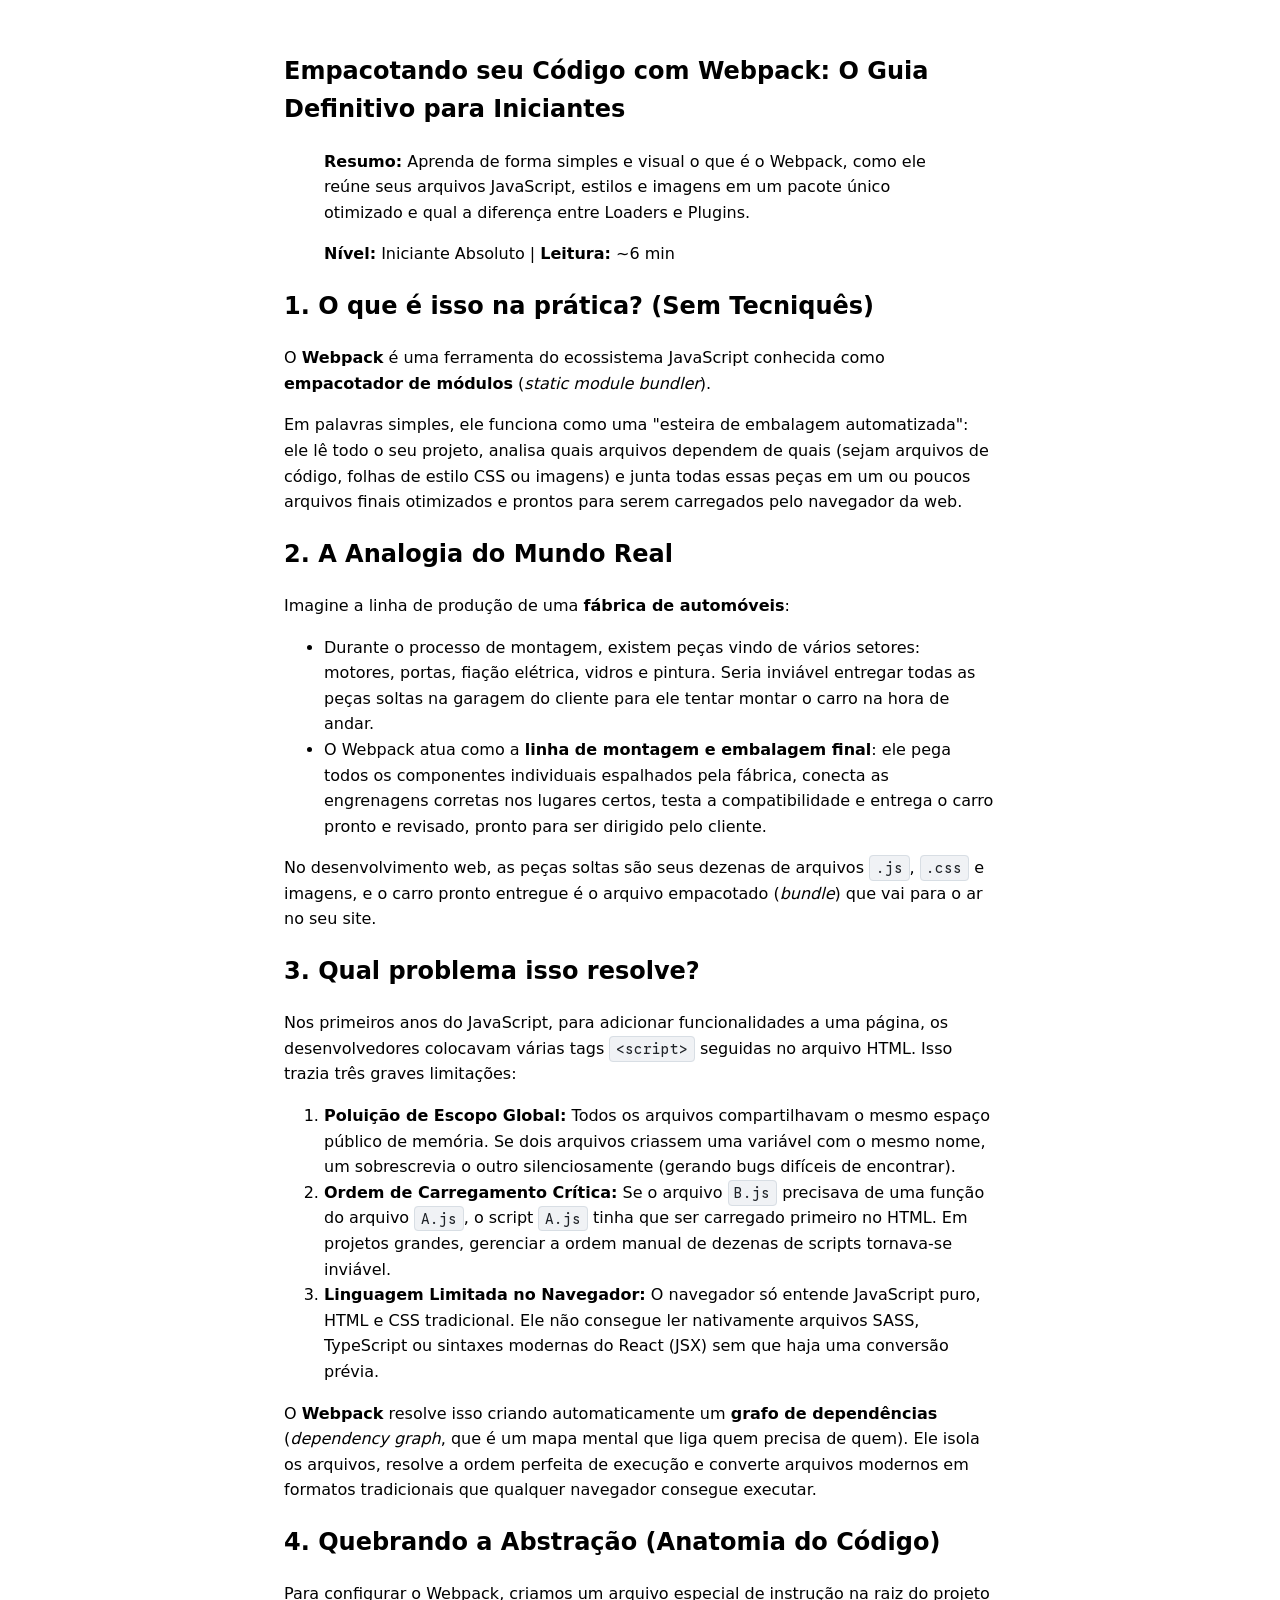
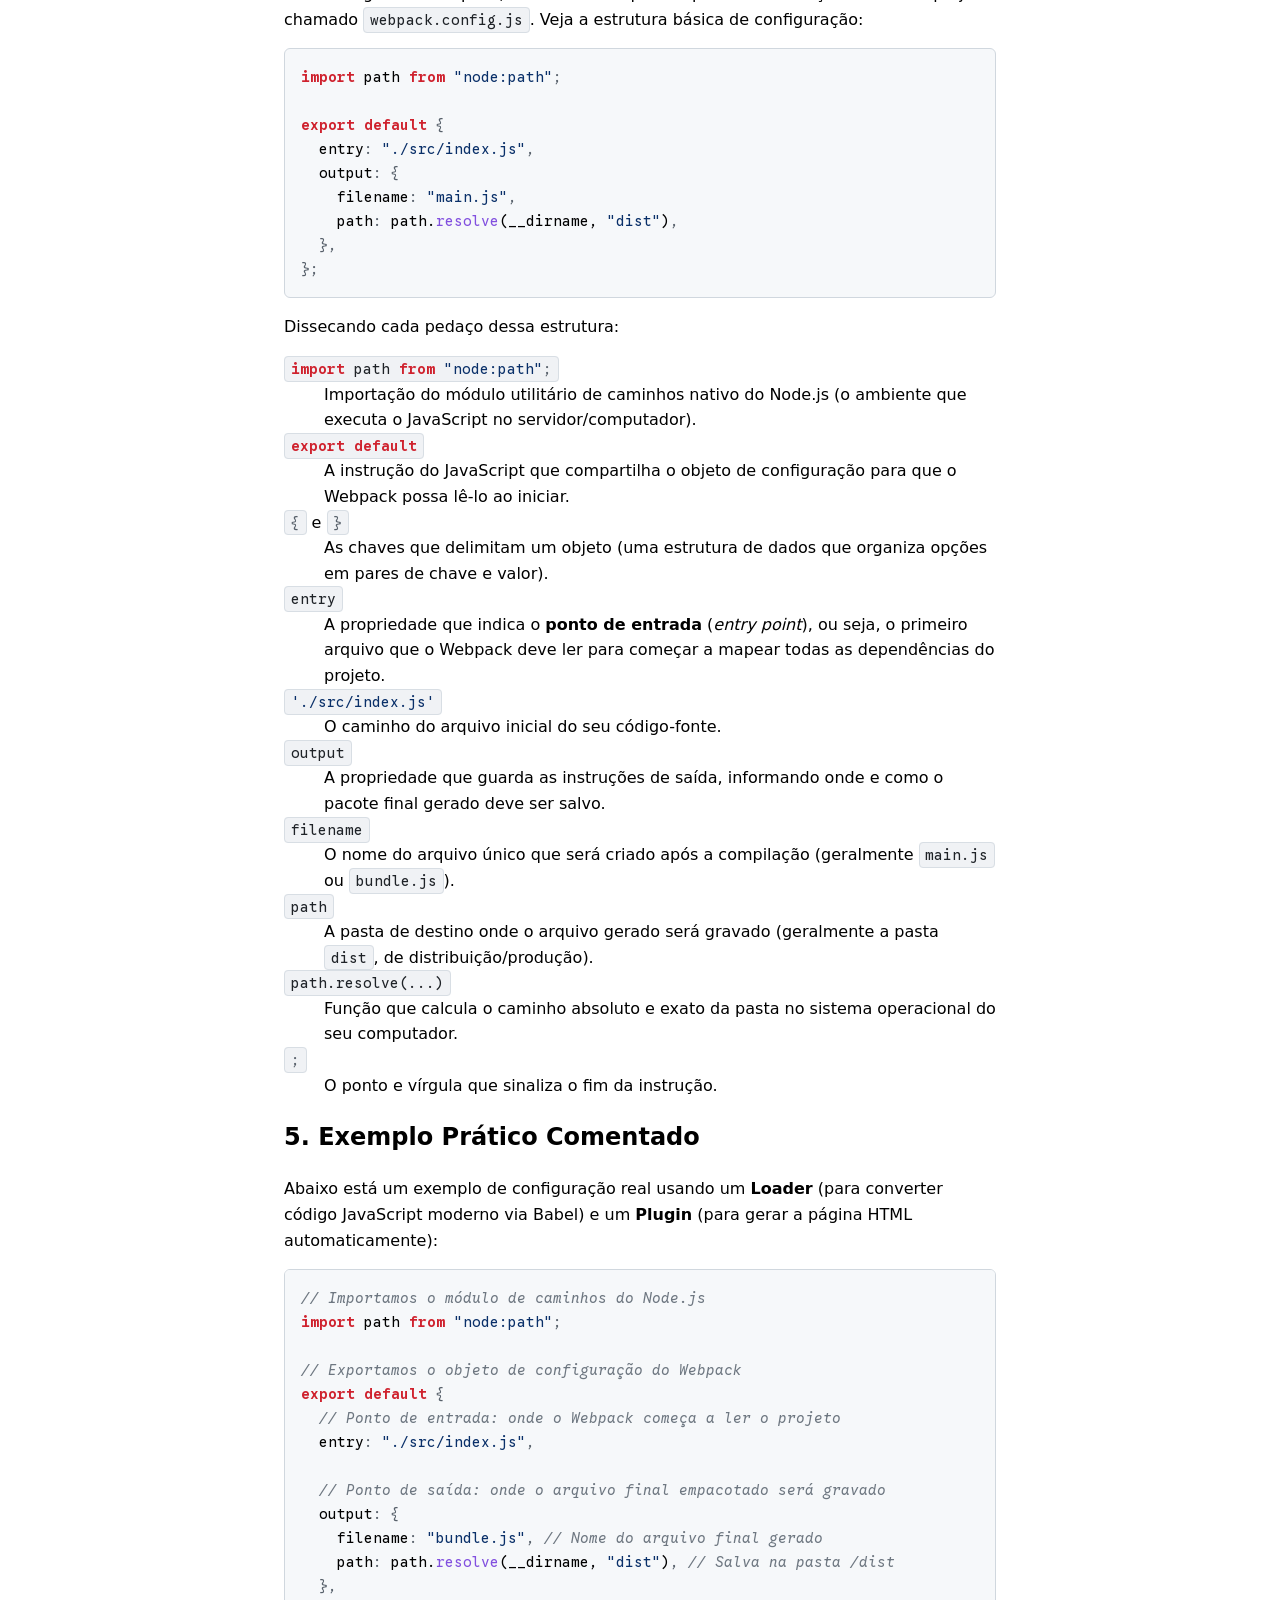
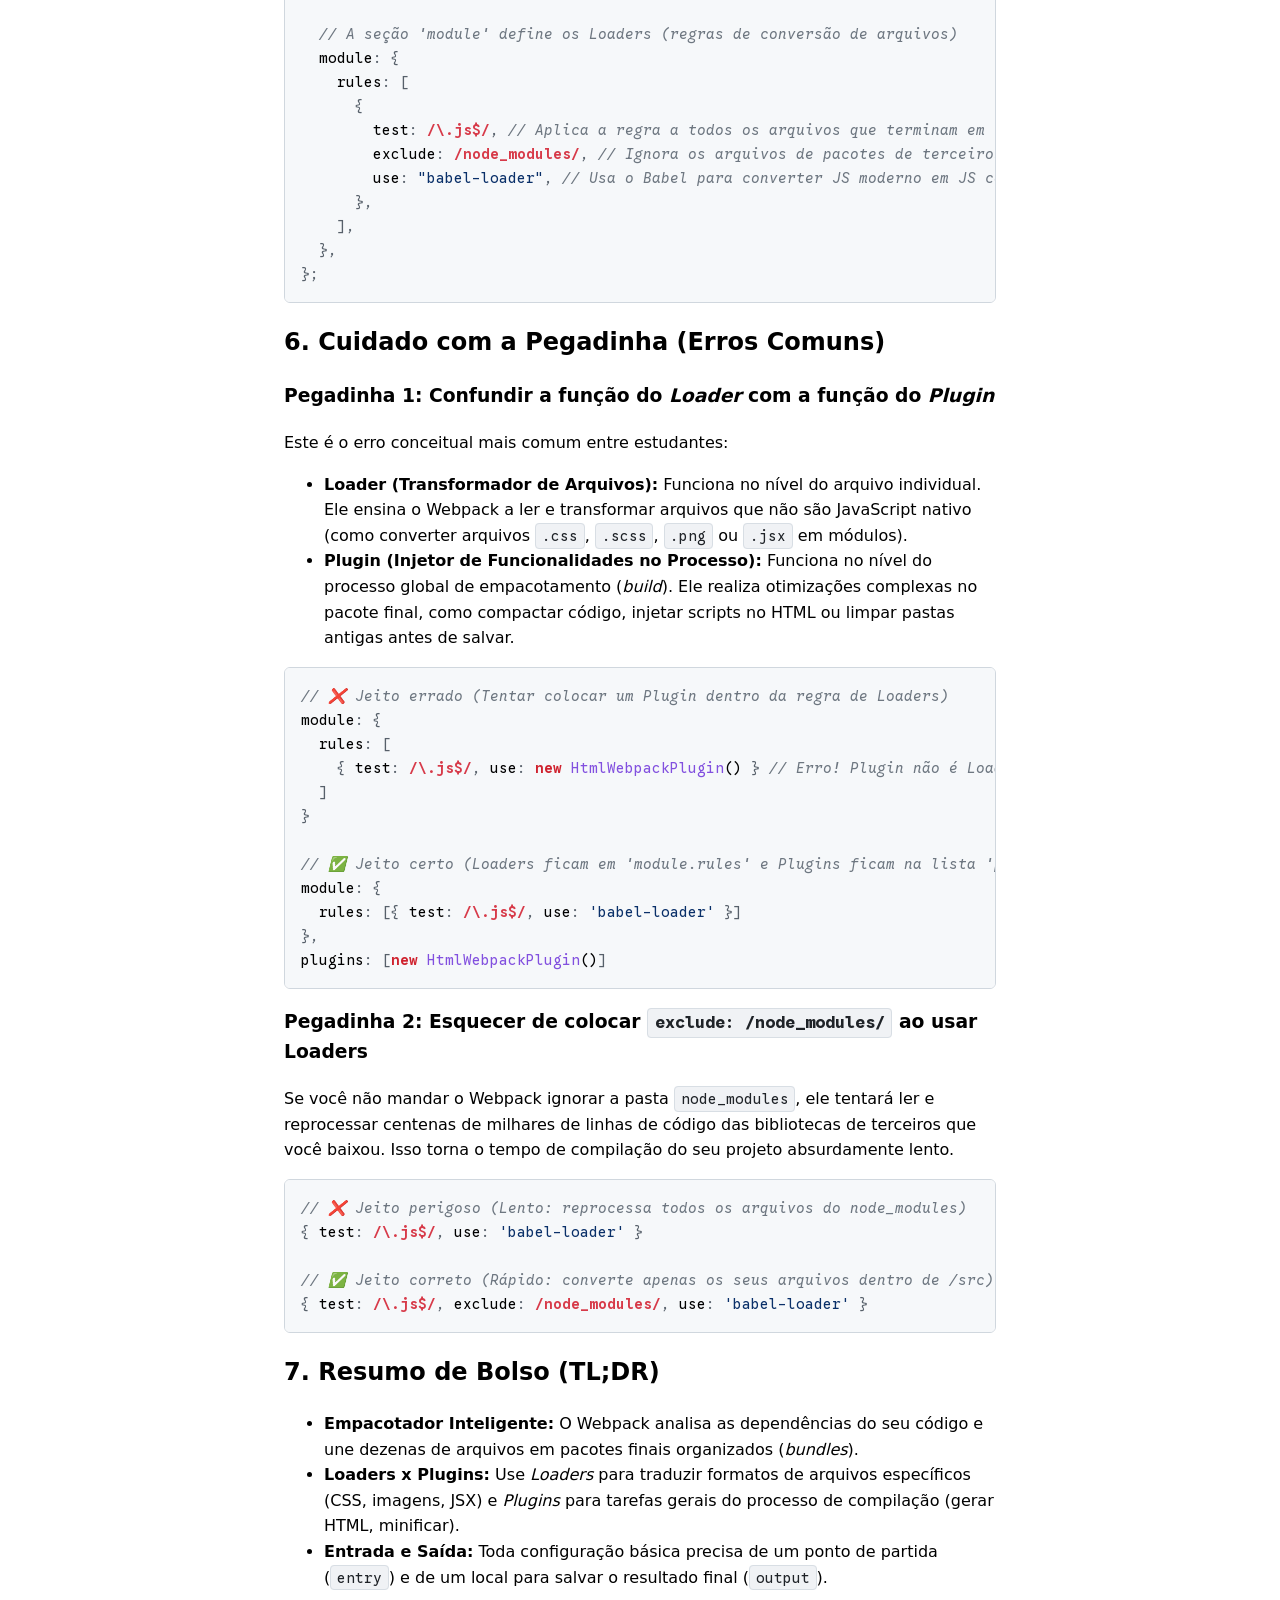
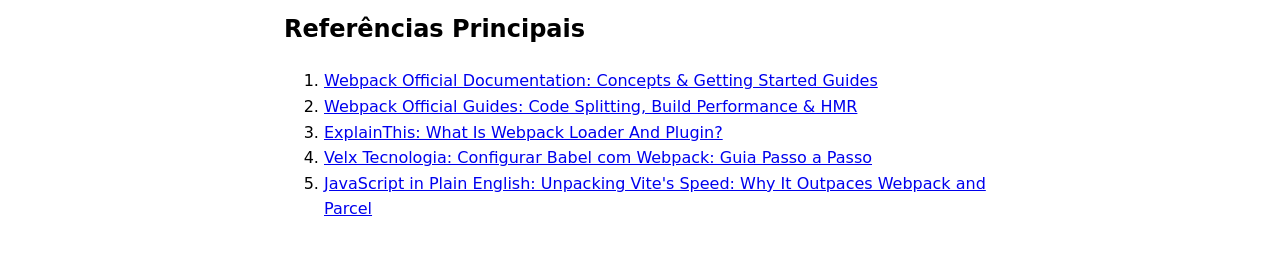
<file: pages/languages/javascript/split/webpack.html>
<!DOCTYPE html>
<html lang="pt-br">

<head>
    <meta charset="UTF-8">
    <meta name="viewport" content="width=device-width, initial-scale=1.0">
    <title>Empacotando seu Código com Webpack: O Guia Definitivo para Iniciantes</title>
    <link rel="preconnect" href="https://fonts.googleapis.com">
    <link rel="preconnect" href="https://fonts.gstatic.com" crossorigin>
    <link rel="stylesheet" href="../../../../style.css">
</head>

<body>
    <article>
        <header>
            <h1>Empacotando seu Código com Webpack: O Guia Definitivo para Iniciantes</h1>
            <blockquote>
                <p><strong>Resumo:</strong> Aprenda de forma simples e visual o que é o Webpack, como ele reúne seus arquivos JavaScript, estilos e imagens em um pacote único otimizado e qual a diferença entre Loaders e Plugins.</p>
                <p><strong>Nível:</strong> Iniciante Absoluto | <strong>Leitura:</strong> ~6 min</p>
            </blockquote>
        </header>

        <section>
            <h2>1. O que é isso na prática? (Sem Tecniquês)</h2>
            <p>O <strong>Webpack</strong> é uma ferramenta do ecossistema JavaScript conhecida como <strong>empacotador de módulos</strong> (<em>static module bundler</em>).</p>
            <p>Em palavras simples, ele funciona como uma "esteira de embalagem automatizada": ele lê todo o seu projeto, analisa quais arquivos dependem de quais (sejam arquivos de código, folhas de estilo CSS ou imagens) e junta todas essas peças em um ou poucos arquivos finais otimizados e prontos para serem carregados pelo navegador da web.</p>
        </section>

        <section>
            <h2>2. A Analogia do Mundo Real</h2>
            <p>Imagine a linha de produção de uma <strong>fábrica de automóveis</strong>:</p>
            <ul>
                <li>Durante o processo de montagem, existem peças vindo de vários setores: motores, portas, fiação elétrica, vidros e pintura. Seria inviável entregar todas as peças soltas na garagem do cliente para ele tentar montar o carro na hora de andar.</li>
                <li>O Webpack atua como a <strong>linha de montagem e embalagem final</strong>: ele pega todos os componentes individuais espalhados pela fábrica, conecta as engrenagens corretas nos lugares certos, testa a compatibilidade e entrega o carro pronto e revisado, pronto para ser dirigido pelo cliente.</li>
            </ul>
            <p>No desenvolvimento web, as peças soltas são seus dezenas de arquivos <code>.js</code>, <code>.css</code> e imagens, e o carro pronto entregue é o arquivo empacotado (<em>bundle</em>) que vai para o ar no seu site.</p>
        </section>

        <section>
            <h2>3. Qual problema isso resolve?</h2>
            <p>Nos primeiros anos do JavaScript, para adicionar funcionalidades a uma página, os desenvolvedores colocavam várias tags <code>&lt;script&gt;</code> seguidas no arquivo HTML. Isso trazia três graves limitações:</p>
            <ol>
                <li><strong>Poluição de Escopo Global:</strong> Todos os arquivos compartilhavam o mesmo espaço público de memória. Se dois arquivos criassem uma variável com o mesmo nome, um sobrescrevia o outro silenciosamente (gerando bugs difíceis de encontrar).</li>
                <li><strong>Ordem de Carregamento Crítica:</strong> Se o arquivo <code>B.js</code> precisava de uma função do arquivo <code>A.js</code>, o script <code>A.js</code> tinha que ser carregado primeiro no HTML. Em projetos grandes, gerenciar a ordem manual de dezenas de scripts tornava-se inviável.</li>
                <li><strong>Linguagem Limitada no Navegador:</strong> O navegador só entende JavaScript puro, HTML e CSS tradicional. Ele não consegue ler nativamente arquivos SASS, TypeScript ou sintaxes modernas do React (JSX) sem que haja uma conversão prévia.</li>
            </ol>
            <p>O <strong>Webpack</strong> resolve isso criando automaticamente um <strong>grafo de dependências</strong> (<em>dependency graph</em>, que é um mapa mental que liga quem precisa de quem). Ele isola os arquivos, resolve a ordem perfeita de execução e converte arquivos modernos em formatos tradicionais que qualquer navegador consegue executar.</p>
        </section>

        <section>
            <h2>4. Quebrando a Abstração (Anatomia do Código)</h2>
            <p>Para configurar o Webpack, criamos um arquivo especial de instrução na raiz do projeto chamado <code>webpack.config.js</code>. Veja a estrutura básica de configuração:</p>
            <pre><code><span class="hl-keyword">import</span> path <span class="hl-keyword">from</span> <span class="hl-string">"node:path"</span><span class="hl-punctuation">;</span>

<span class="hl-keyword">export</span> <span class="hl-keyword">default</span> <span class="hl-punctuation">{</span>
  entry<span class="hl-punctuation">:</span> <span class="hl-string">"./src/index.js"</span><span class="hl-punctuation">,</span>
  output<span class="hl-punctuation">:</span> <span class="hl-punctuation">{</span>
    filename<span class="hl-punctuation">:</span> <span class="hl-string">"main.js"</span><span class="hl-punctuation">,</span>
    path<span class="hl-punctuation">:</span> path.<span class="hl-function">resolve</span>(__dirname, <span class="hl-string">"dist"</span>)<span class="hl-punctuation">,</span>
  <span class="hl-punctuation">}</span><span class="hl-punctuation">,</span>
<span class="hl-punctuation">}</span><span class="hl-punctuation">;</span></code></pre>

            <p>Dissecando cada pedaço dessa estrutura:</p>
            <dl>
                <dt><code><span class="hl-keyword">import</span> path <span class="hl-keyword">from</span> <span class="hl-string">"node:path"</span><span class="hl-punctuation">;</span></code></dt>
                <dd>Importação do módulo utilitário de caminhos nativo do Node.js (o ambiente que executa o JavaScript no servidor/computador).</dd>

                <dt><code class="hl-keyword">export default</code></dt>
                <dd>A instrução do JavaScript que compartilha o objeto de configuração para que o Webpack possa lê-lo ao iniciar.</dd>

                <dt><code class="hl-punctuation">{</code> e <code class="hl-punctuation">}</code></dt>
                <dd>As chaves que delimitam um objeto (uma estrutura de dados que organiza opções em pares de chave e valor).</dd>

                <dt><code>entry</code></dt>
                <dd>A propriedade que indica o <strong>ponto de entrada</strong> (<em>entry point</em>), ou seja, o primeiro arquivo que o Webpack deve ler para começar a mapear todas as dependências do projeto.</dd>

                <dt><code class="hl-string">'./src/index.js'</code></dt>
                <dd>O caminho do arquivo inicial do seu código-fonte.</dd>

                <dt><code>output</code></dt>
                <dd>A propriedade que guarda as instruções de saída, informando onde e como o pacote final gerado deve ser salvo.</dd>

                <dt><code>filename</code></dt>
                <dd>O nome do arquivo único que será criado após a compilação (geralmente <code>main.js</code> ou <code>bundle.js</code>).</dd>

                <dt><code>path</code></dt>
                <dd>A pasta de destino onde o arquivo gerado será gravado (geralmente a pasta <code>dist</code>, de distribuição/produção).</dd>

                <dt><code>path.resolve(...)</code></dt>
                <dd>Função que calcula o caminho absoluto e exato da pasta no sistema operacional do seu computador.</dd>

                <dt><code class="hl-punctuation">;</code></dt>
                <dd>O ponto e vírgula que sinaliza o fim da instrução.</dd>
            </dl>
        </section>

        <section>
            <h2>5. Exemplo Prático Comentado</h2>
            <p>Abaixo está um exemplo de configuração real usando um <strong>Loader</strong> (para converter código JavaScript moderno via Babel) e um <strong>Plugin</strong> (para gerar a página HTML automaticamente):</p>
            <pre><code><span class="hl-comment">// Importamos o módulo de caminhos do Node.js</span>
<span class="hl-keyword">import</span> path <span class="hl-keyword">from</span> <span class="hl-string">"node:path"</span><span class="hl-punctuation">;</span>

<span class="hl-comment">// Exportamos o objeto de configuração do Webpack</span>
<span class="hl-keyword">export</span> <span class="hl-keyword">default</span> <span class="hl-punctuation">{</span>
  <span class="hl-comment">// Ponto de entrada: onde o Webpack começa a ler o projeto</span>
  entry<span class="hl-punctuation">:</span> <span class="hl-string">"./src/index.js"</span><span class="hl-punctuation">,</span>

  <span class="hl-comment">// Ponto de saída: onde o arquivo final empacotado será gravado</span>
  output<span class="hl-punctuation">:</span> <span class="hl-punctuation">{</span>
    filename<span class="hl-punctuation">:</span> <span class="hl-string">"bundle.js"</span><span class="hl-punctuation">,</span> <span class="hl-comment">// Nome do arquivo final gerado</span>
    path<span class="hl-punctuation">:</span> path.<span class="hl-function">resolve</span>(__dirname, <span class="hl-string">"dist"</span>)<span class="hl-punctuation">,</span> <span class="hl-comment">// Salva na pasta /dist</span>
  <span class="hl-punctuation">}</span><span class="hl-punctuation">,</span>

  <span class="hl-comment">// A seção 'module' define os Loaders (regras de conversão de arquivos)</span>
  module<span class="hl-punctuation">:</span> <span class="hl-punctuation">{</span>
    rules<span class="hl-punctuation">:</span> <span class="hl-punctuation">[</span>
      <span class="hl-punctuation">{</span>
        test<span class="hl-punctuation">:</span> <span class="hl-operator">/\.js$/</span><span class="hl-punctuation">,</span> <span class="hl-comment">// Aplica a regra a todos os arquivos que terminam em .js</span>
        exclude<span class="hl-punctuation">:</span> <span class="hl-operator">/node_modules/</span><span class="hl-punctuation">,</span> <span class="hl-comment">// Ignora os arquivos de pacotes de terceiros</span>
        use<span class="hl-punctuation">:</span> <span class="hl-string">"babel-loader"</span><span class="hl-punctuation">,</span> <span class="hl-comment">// Usa o Babel para converter JS moderno em JS compatível</span>
      <span class="hl-punctuation">}</span><span class="hl-punctuation">,</span>
    <span class="hl-punctuation">]</span><span class="hl-punctuation">,</span>
  <span class="hl-punctuation">}</span><span class="hl-punctuation">,</span>
<span class="hl-punctuation">}</span><span class="hl-punctuation">;</span></code></pre>
        </section>

        <section>
            <h2>6. Cuidado com a Pegadinha (Erros Comuns)</h2>

            <section>
                <h3>Pegadinha 1: Confundir a função do <em>Loader</em> com a função do <em>Plugin</em></h3>
                <p>Este é o erro conceitual mais comum entre estudantes:</p>
                <ul>
                    <li><strong>Loader (Transformador de Arquivos):</strong> Funciona no nível do arquivo individual. Ele ensina o Webpack a ler e transformar arquivos que não são JavaScript nativo (como converter arquivos <code>.css</code>, <code>.scss</code>, <code>.png</code> ou <code>.jsx</code> em módulos).</li>
                    <li><strong>Plugin (Injetor de Funcionalidades no Processo):</strong> Funciona no nível do processo global de empacotamento (<em>build</em>). Ele realiza otimizações complexas no pacote final, como compactar código, injetar scripts no HTML ou limpar pastas antigas antes de salvar.</li>
                </ul>

                <pre><code><span class="hl-comment">// ❌ Jeito errado (Tentar colocar um Plugin dentro da regra de Loaders)</span>
module<span class="hl-punctuation">:</span> <span class="hl-punctuation">{</span>
  rules<span class="hl-punctuation">:</span> <span class="hl-punctuation">[</span>
    <span class="hl-punctuation">{</span> test<span class="hl-punctuation">:</span> <span class="hl-operator">/\.js$/</span><span class="hl-punctuation">,</span> use<span class="hl-punctuation">:</span> <span class="hl-keyword">new</span> <span class="hl-function">HtmlWebpackPlugin</span>() <span class="hl-punctuation">}</span> <span class="hl-comment">// Erro! Plugin não é Loader!</span>
  <span class="hl-punctuation">]</span>
<span class="hl-punctuation">}</span>

<span class="hl-comment">// ✅ Jeito certo (Loaders ficam em 'module.rules' e Plugins ficam na lista 'plugins')</span>
module<span class="hl-punctuation">:</span> <span class="hl-punctuation">{</span>
  rules<span class="hl-punctuation">:</span> <span class="hl-punctuation">[</span><span class="hl-punctuation">{</span> test<span class="hl-punctuation">:</span> <span class="hl-operator">/\.js$/</span><span class="hl-punctuation">,</span> use<span class="hl-punctuation">:</span> <span class="hl-string">'babel-loader'</span> <span class="hl-punctuation">}</span><span class="hl-punctuation">]</span>
<span class="hl-punctuation">}</span><span class="hl-punctuation">,</span>
plugins<span class="hl-punctuation">:</span> <span class="hl-punctuation">[</span><span class="hl-keyword">new</span> <span class="hl-function">HtmlWebpackPlugin</span>()<span class="hl-punctuation">]</span></code></pre>
            </section>

            <section>
                <h3>Pegadinha 2: Esquecer de colocar <code>exclude: /node_modules/</code> ao usar Loaders</h3>
                <p>Se você não mandar o Webpack ignorar a pasta <code>node_modules</code>, ele tentará ler e reprocessar centenas de milhares de linhas de código das bibliotecas de terceiros que você baixou. Isso torna o tempo de compilação do seu projeto absurdamente lento.</p>

                <pre><code><span class="hl-comment">// ❌ Jeito perigoso (Lento: reprocessa todos os arquivos do node_modules)</span>
<span class="hl-punctuation">{</span> test<span class="hl-punctuation">:</span> <span class="hl-operator">/\.js$/</span><span class="hl-punctuation">,</span> use<span class="hl-punctuation">:</span> <span class="hl-string">'babel-loader'</span> <span class="hl-punctuation">}</span>

<span class="hl-comment">// ✅ Jeito correto (Rápido: converte apenas os seus arquivos dentro de /src)</span>
<span class="hl-punctuation">{</span> test<span class="hl-punctuation">:</span> <span class="hl-operator">/\.js$/</span><span class="hl-punctuation">,</span> exclude<span class="hl-punctuation">:</span> <span class="hl-operator">/node_modules/</span><span class="hl-punctuation">,</span> use<span class="hl-punctuation">:</span> <span class="hl-string">'babel-loader'</span> <span class="hl-punctuation">}</span></code></pre>
            </section>
        </section>

        <section>
            <h2>7. Resumo de Bolso (TL;DR)</h2>
            <ul>
                <li><strong>Empacotador Inteligente:</strong> O Webpack analisa as dependências do seu código e une dezenas de arquivos em pacotes finais organizados (<em>bundles</em>).</li>
                <li><strong>Loaders x Plugins:</strong> Use <em>Loaders</em> para traduzir formatos de arquivos específicos (CSS, imagens, JSX) e <em>Plugins</em> para tarefas gerais do processo de compilação (gerar HTML, minificar).</li>
                <li><strong>Entrada e Saída:</strong> Toda configuração básica precisa de um ponto de partida (<code>entry</code>) e de um local para salvar o resultado final (<code>output</code>).</li>
            </ul>
        </section>

        <footer>
            <h2>Referências Principais</h2>
            <ol>
                <li><a href="https://webpack.js.org/concepts/" target="_blank" rel="noopener noreferrer">Webpack Official Documentation: Concepts &amp; Getting Started Guides</a></li>
                <li><a href="https://webpack.js.org/guides/" target="_blank" rel="noopener noreferrer">Webpack Official Guides: Code Splitting, Build Performance &amp; HMR</a></li>
                <li><a href="https://www.explainthis.io/en/swe/webpack-loader-and-plugin" target="_blank" rel="noopener noreferrer">ExplainThis: What Is Webpack Loader And Plugin?</a></li>
                <li><a href="https://velx.com.br/artigos/configurar-babel-com-webpack" target="_blank" rel="noopener noreferrer">Velx Tecnologia: Configurar Babel com Webpack: Guia Passo a Passo</a></li>
                <li><a href="https://javascript.plainenglish.io/unpacking-vites-speed-why-it-outpaces-webpack-and-parcel-45e032230559" target="_blank" rel="noopener noreferrer">JavaScript in Plain English: Unpacking Vite's Speed: Why It Outpaces Webpack and Parcel</a></li>
            </ol>
        </footer>
    </article>
</body>

</html>
</file>
<file: style.css>
@import url('https://fonts.googleapis.com/css2?family=Google+Sans:ital,wght@0,400..700;1,400..700&family=Google+Sans+Code:ital,wght@0,300..800;1,300..800&display=swap');

/* Layout e centralização com margens confortáveis para leitura */
body {
    font-family: "Google Sans", system-ui, -apple-system, BlinkMacSystemFont, "Segoe UI", Roboto, sans-serif;
    max-width: 760px;
    margin: 0 auto;
    padding: 2rem 1.5rem;
    box-sizing: border-box;
    line-height: 1.6;
}

/* Citação de código (inline) */
code {
    font-family: "Google Sans Code", ui-monospace, SFMono-Regular, "SF Mono", Menlo, Monaco, Consolas, monospace;
    font-size: 0.9em;
    background-color: #f0f2f5;
    color: #1f2328;
    padding: 0.2em 0.4em;
    border-radius: 4px;
    border: 1px solid #d8dee4;
}

/* Blocos de código */
pre {
    font-family: "Google Sans Code", ui-monospace, SFMono-Regular, "SF Mono", Menlo, Monaco, Consolas, monospace;
    background-color: #f6f8fa;
    border: 1px solid #d0d7de;
    border-radius: 6px;
    padding: 16px;
    overflow-x: auto;
    line-height: 1.5;
}

/* Reset para código dentro de blocos <pre> */
pre code {
    font-family: inherit;
    background-color: transparent;
    border: none;
    border-radius: 0;
    color: inherit;
    font-size: 0.9em;
    padding: 0;
    white-space: pre;
}

/* Destaque de sintaxe semântico */
.hl-comment {
    color: #6e7781;
    font-style: italic;
}

.hl-keyword {
    color: #cf222e;
    font-weight: 600;
}

.hl-operator {
    color: #d73a49;
    font-weight: 600;
}

.hl-string {
    color: #0a3069;
}

.hl-number,
.hl-boolean,
.hl-null {
    color: #953800;
    font-weight: 600;
}

.hl-function {
    color: #8250df;
}

.hl-punctuation {
    color: #57606a;
}
</file>
